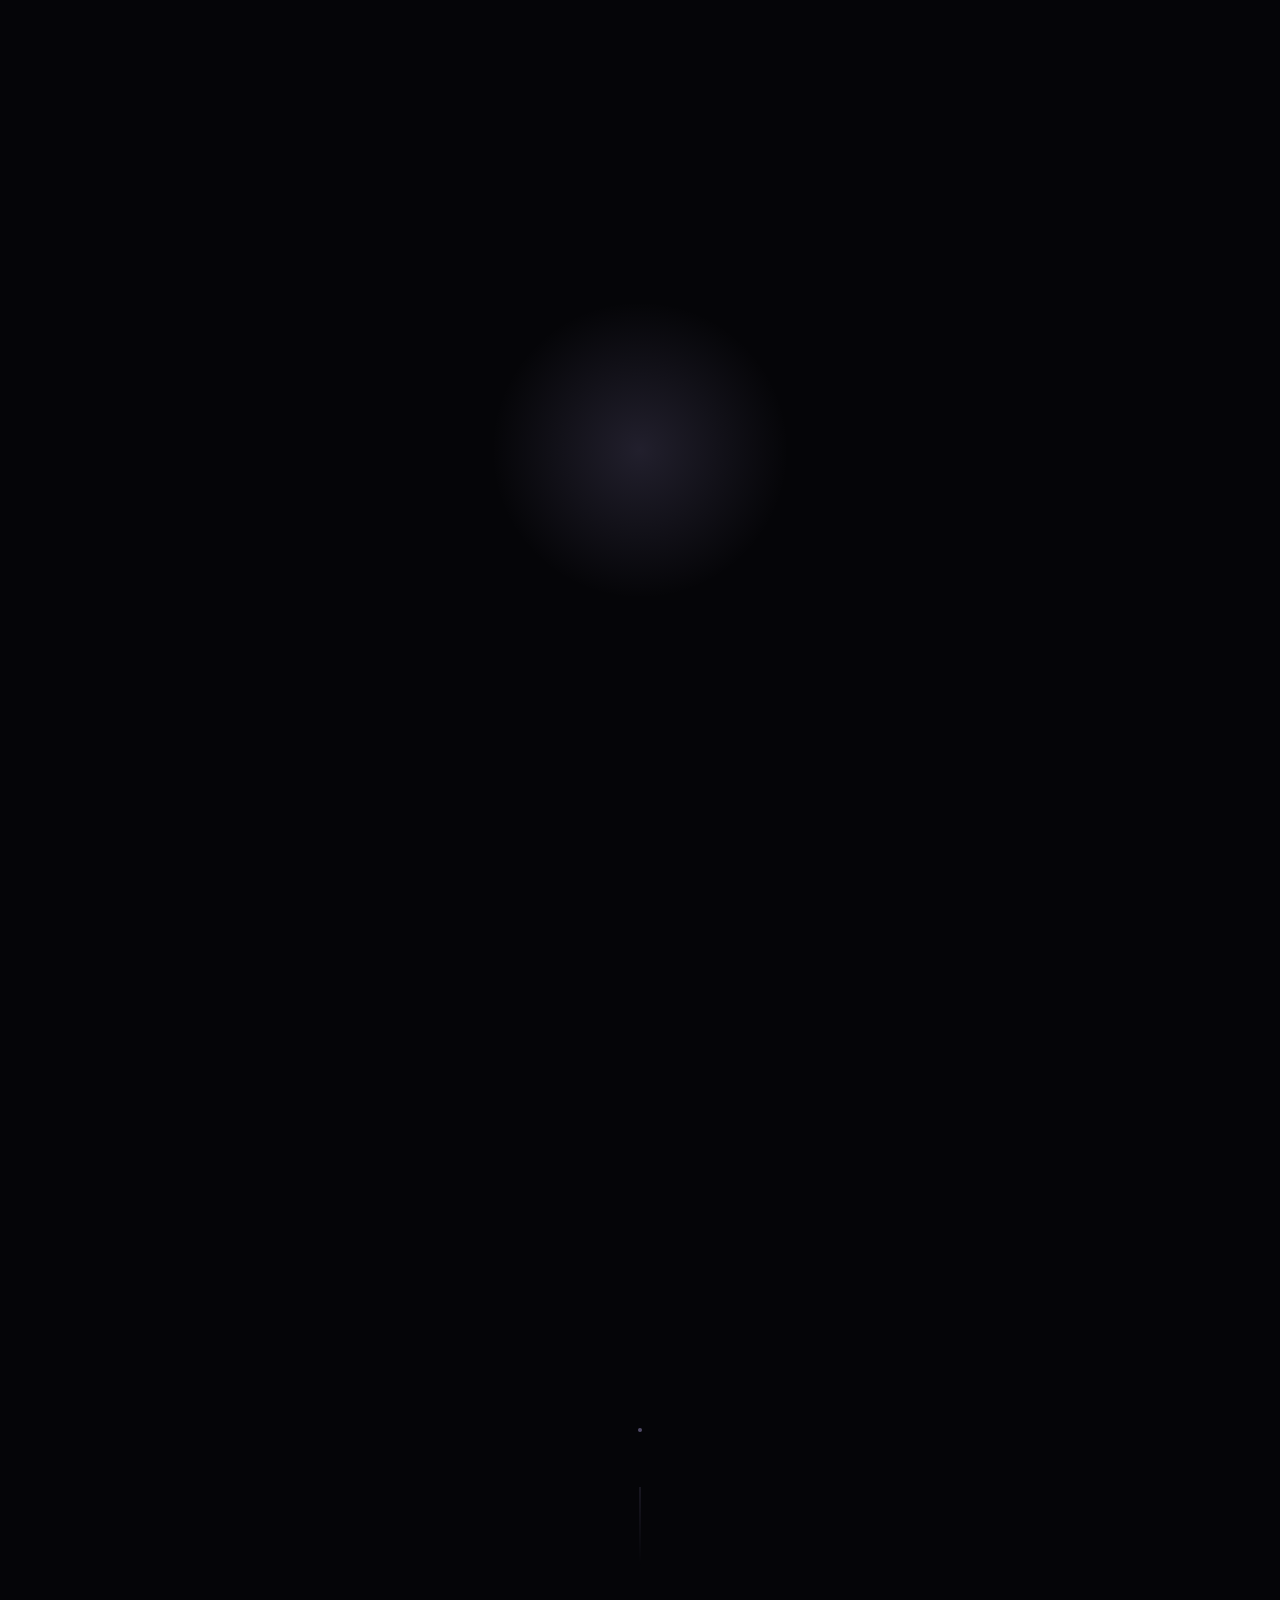
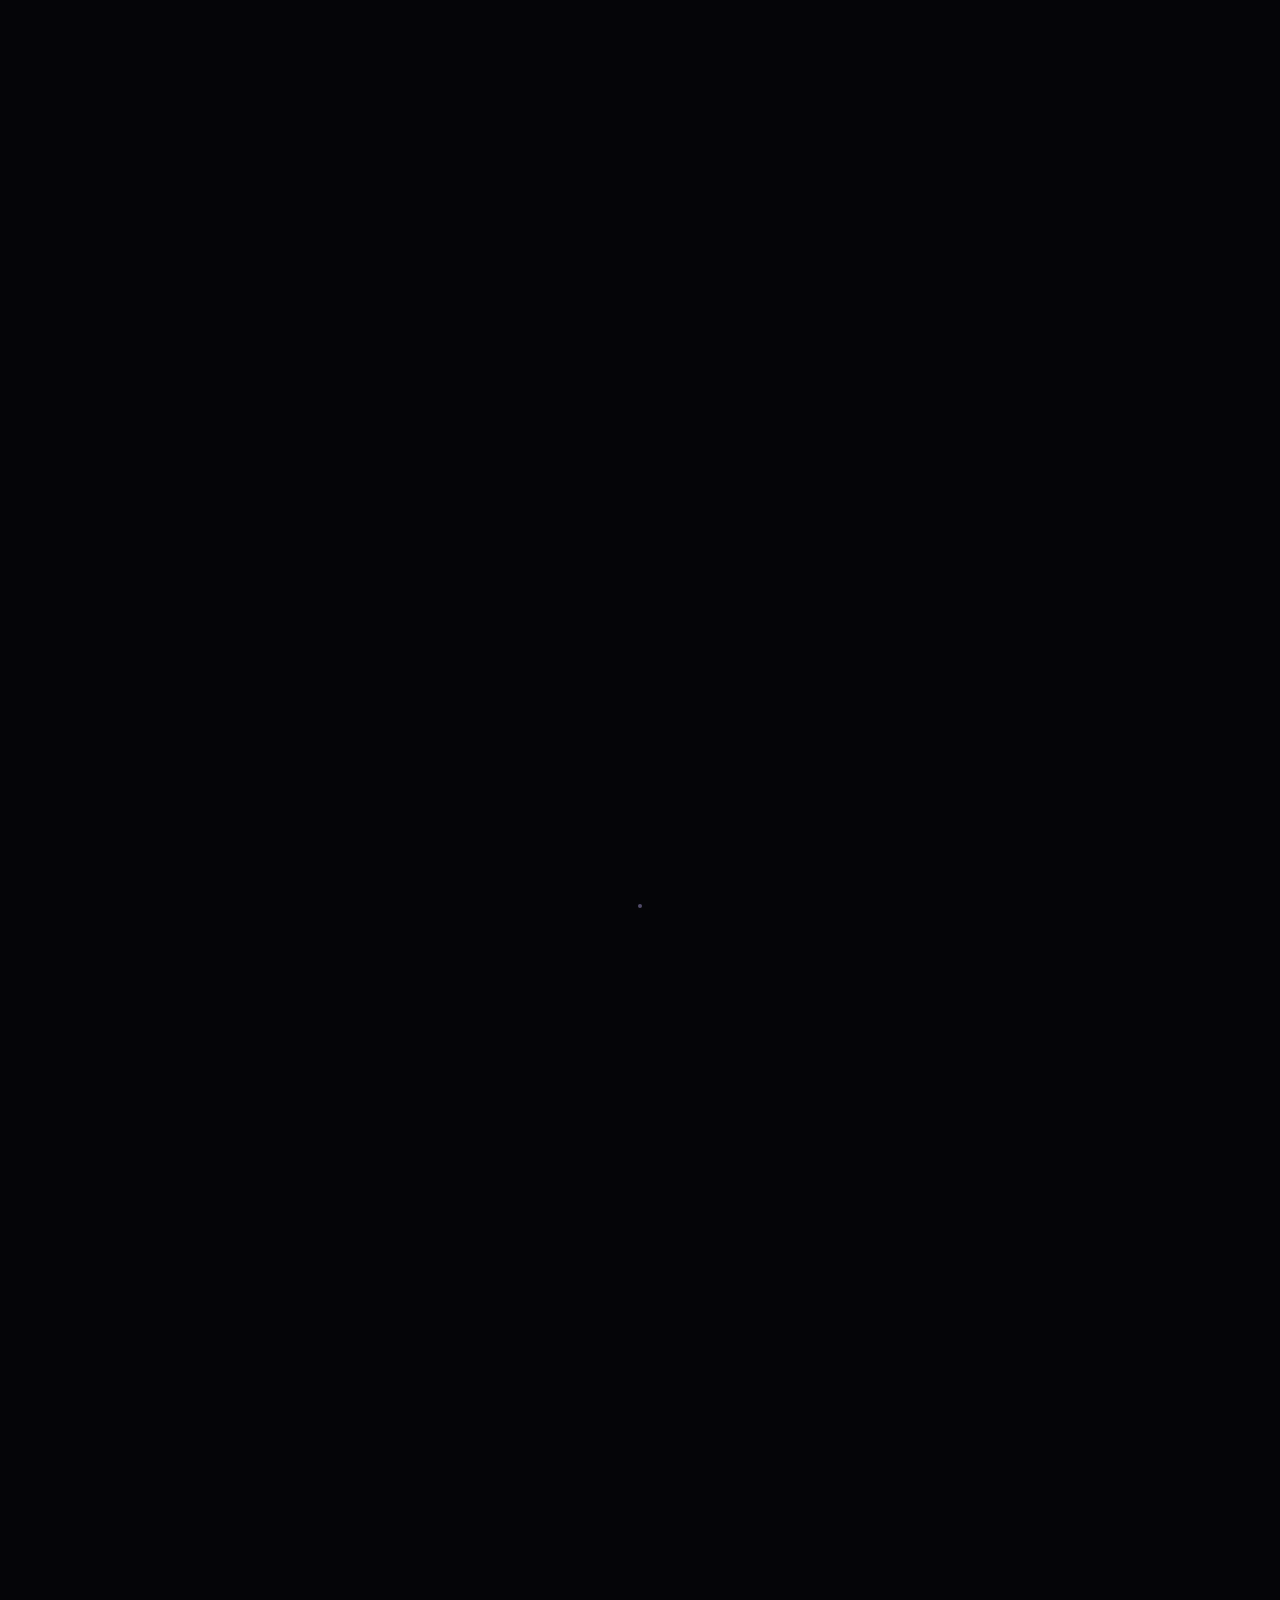
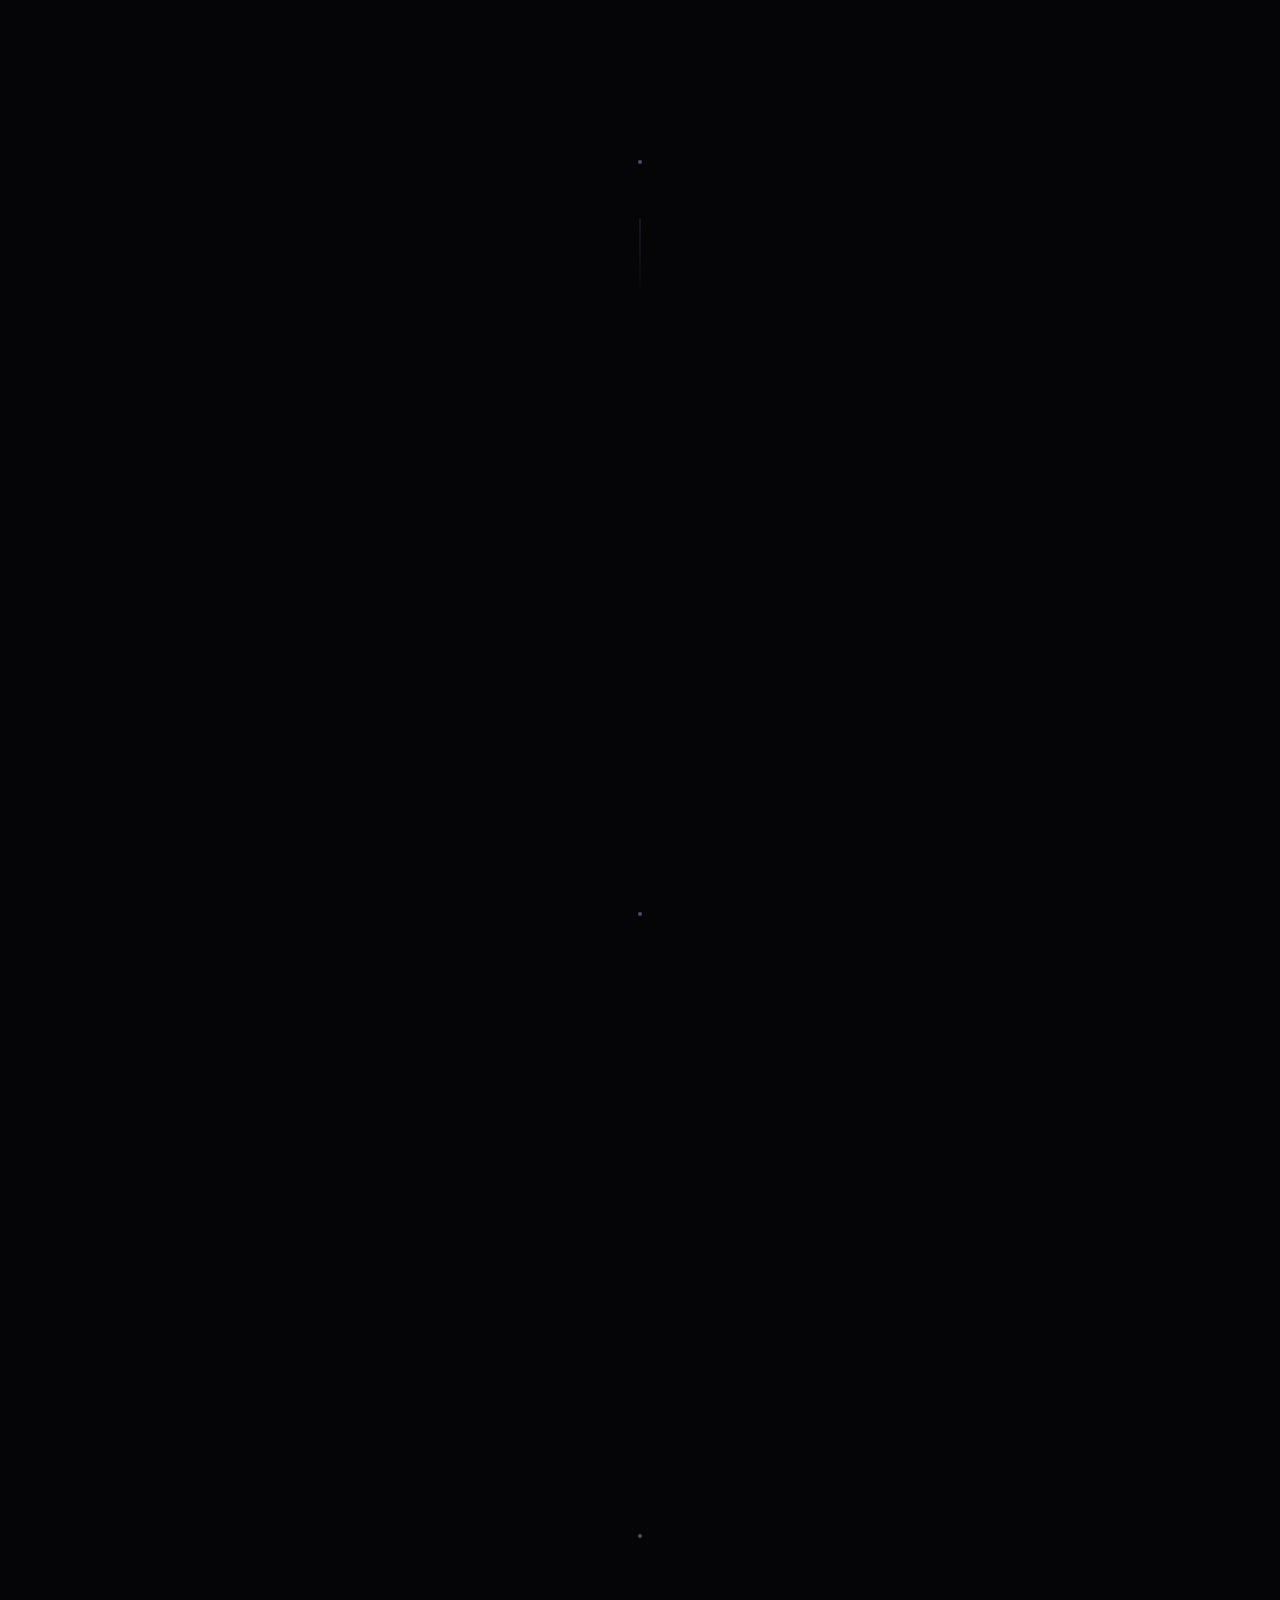
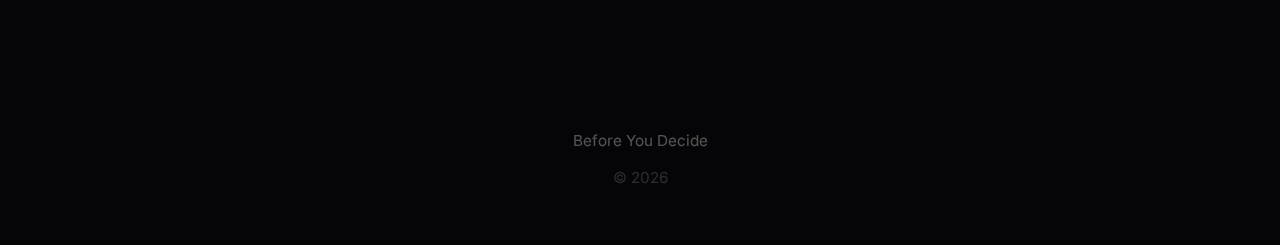
<file: index.html>
<!DOCTYPE html>
<html lang="en">

<head>
    <meta charset="UTF-8">
    <meta name="viewport" content="width=device-width, initial-scale=1.0">
    <meta name="description"
        content="A space to slow down, organise your thoughts, and understand what's influencing your decision — before you choose.">

    <!-- Open Graph / Social Sharing -->
    <meta property="og:type" content="website">
    <meta property="og:title" content="Before You Decide | Clarity Before Choice">
    <meta property="og:description"
        content="A space to slow down, organise your thoughts, and understand what's influencing your decision.">
    <meta property="og:url" content="https://beforeyoudecide.in">
    <meta name="twitter:card" content="summary_large_image">

    <title>Before You Decide | Clarity Before Choice</title>

    <!-- Favicon -->
    <link rel="icon" type="image/svg+xml" href="favicon.svg">

    <!-- Font Preloading -->
    <link rel="preconnect" href="https://fonts.googleapis.com">
    <link rel="preconnect" href="https://fonts.gstatic.com" crossorigin>
    <link rel="preload" as="style"
        href="https://fonts.googleapis.com/css2?family=Playfair+Display:wght@400;500;600&family=Inter:wght@300;400;500&display=swap">
    <link
        href="https://fonts.googleapis.com/css2?family=Playfair+Display:wght@400;500;600&family=Inter:wght@300;400;500&display=swap"
        rel="stylesheet">
    <link rel="stylesheet" href="styles.css">
</head>

<body>
    <!-- Intro Animation -->
    <div class="intro" id="intro">
        <div class="intro-orb"></div>
        <div class="intro-ring"></div>
        <div class="intro-stars" id="introStars"></div>
        <div class="intro-particles" id="introParticles"></div>
        <div class="intro-content">
            <div class="intro-icon">✦</div>
            <div class="intro-subtitle">A space to pause</div>
            <div class="intro-title">Before You Decide</div>
            <div class="intro-line"></div>
            <div class="intro-tagline">Clarity before choice</div>
        </div>
    </div>

    <!-- Cursor Dot (desktop only) -->
    <div class="cursor-dot" id="cursorDot"></div>

    <!-- Cursor Glow Effect -->
    <div class="cursor-glow" id="cursorGlow"></div>

    <!-- Ambient Background -->
    <div class="ambient">
        <div class="ambient-layer ambient-layer-1"></div>
        <div class="ambient-layer ambient-layer-2"></div>
        <div class="ambient-layer ambient-layer-3"></div>
    </div>

    <!-- Floating Stars -->
    <div class="stars" id="stars"></div>

    <!-- Hero Section -->
    <header class="hero">
        <div class="hero-content">
            <h1 class="title">
                <span class="title-word">Before</span>
                <span class="title-word">You</span>
                <span class="title-word">Decide</span>
            </h1>
            <p class="subtitle reveal-text">
                This space helps you slow down, organise your thoughts, and understand what's influencing your decision
                — before you choose.
            </p>
        </div>
        <div class="scroll-line">
            <div class="scroll-dot"></div>
        </div>
    </header>

    <!-- Main Content -->
    <main>
        <!-- Why This Exists -->
        <section class="section" id="why">
            <div class="section-content">
                <h2 class="section-heading reveal-line">Why This Exists</h2>
                <div class="prose">
                    <p class="reveal-line">
                        In India, students are expected to make life-shaping decisions at a very young age — often while
                        feeling <em>overwhelmed</em>, <em>anxious</em>, or <em>unheard</em>.
                    </p>
                    <p class="reveal-line">
                        This project exists because clarity should come before choice.
                    </p>
                    <p class="reveal-line fade">
                        And most students are never given that space.
                    </p>
                </div>
            </div>
            <div class="section-accent"></div>
        </section>

        <!-- How This Helps You -->
        <section class="section section-actions" id="participate">
            <div class="section-content">
                <h2 class="section-heading reveal-line">How This Helps You</h2>
                <div class="actions">
                    <a href="think.html" class="action reveal-line">
                        <span class="action-number">01</span>
                        <div class="action-content">
                            <h3>Think Before You Choose</h3>
                            <p>Helps you separate fear, pressure, and expectations from what you actually want.</p>
                        </div>
                        <span class="action-arrow">→</span>
                    </a>
                    <a href="story.html" class="action reveal-line">
                        <span class="action-number">02</span>
                        <div class="action-content">
                            <h3>Share Your Story</h3>
                            <p>Helps you process your experience and realise others felt the same way.</p>
                        </div>
                        <span class="action-arrow">→</span>
                    </a>
                    <a href="checkin.html" class="action reveal-line">
                        <span class="action-number">03</span>
                        <div class="action-content">
                            <h3>Check In With Yourself</h3>
                            <p>Helps you pause emotionally when everything feels heavy or overwhelming.</p>
                        </div>
                        <span class="action-arrow">→</span>
                    </a>
                </div>
            </div>
        </section>

        <!-- What Happens Section -->
        <section class="section" id="mechanism">
            <div class="section-content">
                <h2 class="section-heading reveal-line">What Happens When You Use This Space?</h2>
                <div class="prose">
                    <p class="reveal-line">
                        Most students don't make bad decisions because they're careless.<br>
                        They make them because they're <em>overwhelmed</em>.
                    </p>
                    <p class="reveal-line">
                        Writing things down slows your thoughts.<br>
                        Naming your fears makes them easier to handle.<br>
                        Seeing others' experiences reduces isolation.
                    </p>
                    <p class="reveal-line">
                        This space doesn't give you answers — it helps you think clearly enough to find your own.
                    </p>
                </div>
            </div>
            <div class="section-accent"></div>
        </section>

        <!-- Ethics & Safety -->
        <section class="section section-safety" id="safety">
            <div class="section-content">
                <h2 class="section-heading reveal-line">Ethics & Safety</h2>
                <div class="prose">
                    <p class="reveal-line">
                        This is not a counselling or medical service.<br>
                        It does not provide professional advice.
                    </p>
                    <p class="reveal-line warning">
                        If you are experiencing severe distress, please reach out to a trusted adult or a local
                        helpline.
                    </p>
                </div>
                <div class="helplines reveal-line">
                    <a href="tel:1800-599-0019" class="helpline">
                        <span class="helpline-name">Kiran</span>
                        <span class="helpline-number">1800-599-0019</span>
                    </a>
                    <span class="helpline-divider">·</span>
                    <a href="tel:91-9820466726" class="helpline">
                        <span class="helpline-name">AASRA</span>
                        <span class="helpline-number">91-9820466726</span>
                    </a>
                </div>
            </div>
        </section>

        <!-- Who's Behind This -->
        <section class="section section-about" id="about">
            <div class="section-content">
                <h2 class="section-heading reveal-line">Who's Behind This</h2>
                <div class="prose">
                    <p class="reveal-line large">
                        This initiative was started by a student who experienced first-hand how emotionally heavy
                        academic decisions can feel.
                    </p>
                    <p class="reveal-line signature">
                        Created to offer clarity without pressure, and space without judgement.
                    </p>
                </div>
            </div>
        </section>
    </main>

    <!-- Footer -->
    <footer class="footer">
        <span>Before You Decide</span>
        <span class="footer-year">© 2025</span>
    </footer>

    <script>
        // Cursor dot and glow - only on desktop
        const cursorDot = document.getElementById('cursorDot');
        const cursorGlow = document.getElementById('cursorGlow');
        const isTouch = window.matchMedia('(pointer: coarse)').matches;

        if (!isTouch) {
            let mouseX = 0, mouseY = 0;
            let dotX = 0, dotY = 0;
            let glowX = 0, glowY = 0;

            document.addEventListener('mousemove', (e) => {
                mouseX = e.clientX;
                mouseY = e.clientY;
            });

            // Smooth cursor animation
            function animateCursor() {
                // Dot follows quickly
                dotX += (mouseX - dotX) * 0.2;
                dotY += (mouseY - dotY) * 0.2;
                cursorDot.style.left = dotX + 'px';
                cursorDot.style.top = dotY + 'px';

                // Glow follows slowly
                glowX += (mouseX - glowX) * 0.08;
                glowY += (mouseY - glowY) * 0.08;
                cursorGlow.style.transform = `translate(${glowX - 200}px, ${glowY - 200}px)`;

                requestAnimationFrame(animateCursor);
            }
            animateCursor();

            // Hover effect on interactive elements
            const hoverables = document.querySelectorAll('a, button');
            hoverables.forEach(el => {
                el.addEventListener('mouseenter', () => cursorDot.classList.add('hovering'));
                el.addEventListener('mouseleave', () => cursorDot.classList.remove('hovering'));
            });
        }

        // Generate stars
        const starsContainer = document.getElementById('stars');
        const starCount = isTouch ? 30 : 50; // Fewer stars on mobile for performance
        for (let i = 0; i < starCount; i++) {
            const star = document.createElement('div');
            star.className = 'star';
            star.style.left = Math.random() * 100 + '%';
            star.style.top = Math.random() * 100 + '%';
            star.style.animationDelay = Math.random() * 5 + 's';
            star.style.animationDuration = (3 + Math.random() * 4) + 's';
            starsContainer.appendChild(star);
        }

        // Reveal animations on scroll
        const observerOptions = {
            threshold: 0.15,
            rootMargin: '0px 0px -50px 0px'
        };

        const observer = new IntersectionObserver((entries) => {
            entries.forEach((entry, index) => {
                if (entry.isIntersecting) {
                    setTimeout(() => {
                        entry.target.classList.add('revealed');
                    }, index * 80);
                }
            });
        }, observerOptions);

        document.querySelectorAll('.reveal-line').forEach(el => observer.observe(el));

        // Hero title animation
        document.querySelectorAll('.title-word').forEach((word, i) => {
            word.style.animationDelay = `${0.2 + i * 0.12}s`;
        });

        // Dynamic copyright year
        document.querySelector('.footer-year').textContent = `© ${new Date().getFullYear()}`;

        // Intro animation
        const intro = document.getElementById('intro');
        const introParticles = document.getElementById('introParticles');

        // Create floating particles
        for (let i = 0; i < 20; i++) {
            const particle = document.createElement('div');
            particle.className = 'intro-particle';
            particle.style.left = Math.random() * 100 + '%';
            particle.style.top = Math.random() * 100 + '%';
            particle.style.animationDelay = (Math.random() * 2) + 's';
            particle.style.animationDuration = (2 + Math.random() * 2) + 's';
            introParticles.appendChild(particle);
        }

        // Create intro stars
        const introStars = document.getElementById('introStars');
        for (let i = 0; i < 30; i++) {
            const star = document.createElement('div');
            star.className = 'intro-star';
            star.style.left = Math.random() * 100 + '%';
            star.style.top = Math.random() * 100 + '%';
            star.style.animationDelay = (0.5 + Math.random() * 2) + 's';
            introStars.appendChild(star);
        }

        setTimeout(() => {
            intro.classList.add('fade-out');
        }, 4500);
        setTimeout(() => {
            intro.style.display = 'none';
        }, 5500);
    </script>
</body>

</html>
</file>
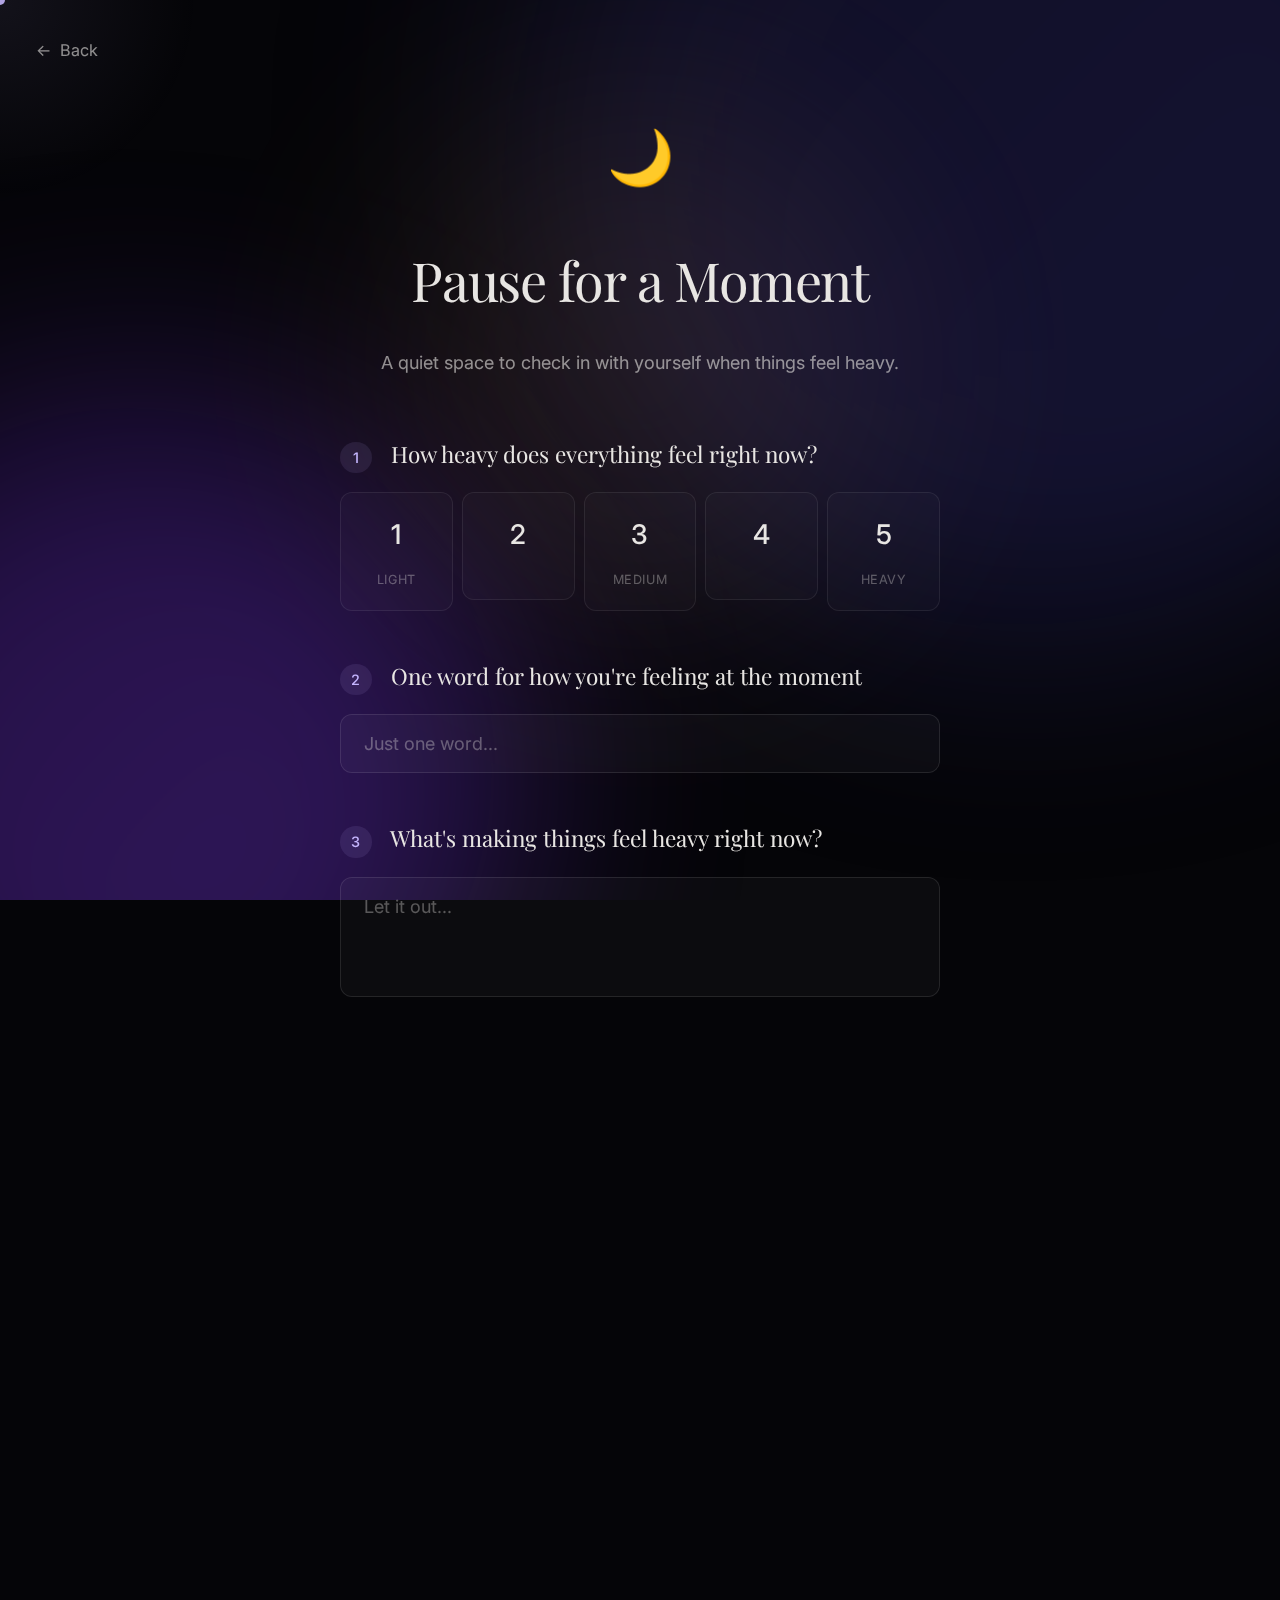
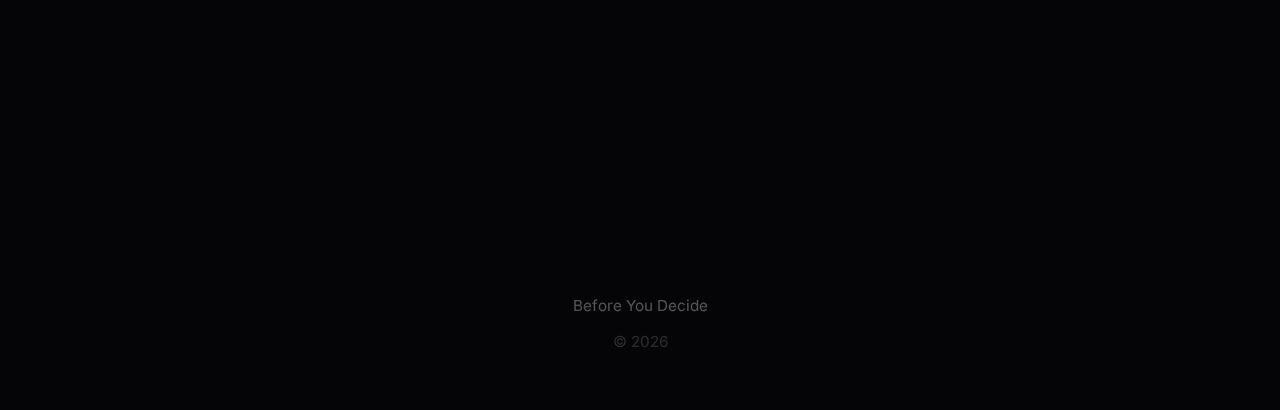
<file: checkin.html>
<!DOCTYPE html>
<html lang="en">

<head>
    <meta charset="UTF-8">
    <meta name="viewport" content="width=device-width, initial-scale=1.0">
    <meta name="description" content="A quiet, private space to pause and reflect before making a decision.">
    <title>Pause for a Moment | Before You Decide</title>
    <link rel="icon" type="image/svg+xml" href="favicon.svg">
    <link rel="preconnect" href="https://fonts.googleapis.com">
    <link rel="preconnect" href="https://fonts.gstatic.com" crossorigin>
    <link
        href="https://fonts.googleapis.com/css2?family=Playfair+Display:wght@400;500;600&family=Inter:wght@300;400;500&display=swap"
        rel="stylesheet">
    <link rel="stylesheet" href="styles.css">
    <style>
        .back-link {
            position: fixed;
            top: 2rem;
            left: 2rem;
            z-index: 100;
            display: flex;
            align-items: center;
            gap: 0.5rem;
            color: var(--text-dim);
            text-decoration: none;
            font-size: 0.9rem;
            transition: all 0.3s ease;
        }

        .back-link:hover {
            color: var(--accent);
            transform: translateX(-5px);
        }

        .form-container {
            min-height: 100vh;
            display: flex;
            flex-direction: column;
            align-items: center;
            padding: 6rem 2rem 4rem;
            position: relative;
            z-index: 10;
        }

        .form-header {
            text-align: center;
            max-width: 600px;
            margin-bottom: 3rem;
        }

        .form-emoji {
            font-size: 3rem;
            margin-bottom: 1.5rem;
            display: block;
            animation: gentle-float 4s ease-in-out infinite;
        }

        @keyframes gentle-float {

            0%,
            100% {
                transform: translateY(0);
            }

            50% {
                transform: translateY(-10px);
            }
        }

        .form-title {
            font-family: var(--font-serif);
            font-size: clamp(2rem, 5vw, 3rem);
            font-weight: 400;
            margin-bottom: 1rem;
            letter-spacing: -0.02em;
        }

        .form-intro {
            color: var(--text-dim);
            font-size: 1rem;
            line-height: 1.8;
        }

        .reflection-form {
            width: 100%;
            max-width: 600px;
            display: flex;
            flex-direction: column;
            gap: 2.5rem;
        }

        .form-group {
            opacity: 0;
            transform: translateY(30px);
            transition: all 0.8s cubic-bezier(0.16, 1, 0.3, 1);
        }

        .form-group.revealed {
            opacity: 1;
            transform: translateY(0);
        }

        .form-label {
            display: block;
            font-family: var(--font-serif);
            font-size: 1.25rem;
            margin-bottom: 1rem;
            color: var(--text);
        }

        .form-number {
            display: inline-flex;
            align-items: center;
            justify-content: center;
            width: 1.75rem;
            height: 1.75rem;
            background: rgba(196, 181, 253, 0.1);
            border-radius: 50%;
            color: var(--accent);
            font-family: var(--font-sans);
            font-size: 0.8rem;
            font-weight: 500;
            margin-right: 0.75rem;
        }

        .optional-tag {
            font-size: 0.8rem;
            color: var(--text-faint);
            font-family: var(--font-sans);
            font-weight: 400;
            margin-left: 0.5rem;
        }

        .input-short,
        .input-long {
            width: 100%;
            background: rgba(255, 255, 255, 0.03);
            border: 1px solid rgba(255, 255, 255, 0.1);
            border-radius: 12px;
            padding: 1rem 1.25rem;
            color: var(--text);
            font-family: var(--font-sans);
            font-size: 1rem;
            transition: all 0.3s ease;
            resize: none;
        }

        .input-short:focus,
        .input-long:focus {
            outline: none;
            border-color: var(--accent);
            background: rgba(196, 181, 253, 0.05);
        }

        .input-short::placeholder,
        .input-long::placeholder {
            color: var(--text-faint);
        }

        .input-long {
            min-height: 120px;
        }

        /* Scale slider */
        .scale-container {
            display: flex;
            flex-direction: column;
            gap: 1rem;
        }

        .scale-options {
            display: flex;
            justify-content: space-between;
            gap: 0.5rem;
        }

        .scale-option {
            flex: 1;
            text-align: center;
            min-width: 60px;
        }

        .scale-option input {
            display: none;
        }

        .scale-option label {
            display: flex;
            flex-direction: column;
            align-items: center;
            gap: 0.5rem;
            padding: 1rem 0.5rem;
            background: rgba(255, 255, 255, 0.02);
            border: 1px solid rgba(255, 255, 255, 0.08);
            border-radius: 12px;
            transition: all 0.3s ease;
            cursor: default;
        }

        .scale-option label:hover {
            background: rgba(196, 181, 253, 0.05);
            border-color: rgba(196, 181, 253, 0.2);
        }

        .scale-option input:checked+label {
            background: rgba(196, 181, 253, 0.15);
            border-color: var(--accent);
        }

        .scale-number {
            font-size: 1.5rem;
            font-weight: 500;
            color: var(--text);
        }

        .scale-text {
            font-size: 0.7rem;
            color: var(--text-faint);
            text-transform: uppercase;
            letter-spacing: 0.05em;
            min-height: 1em;
        }

        .checkbox-group {
            display: flex;
            flex-direction: column;
            gap: 0.75rem;
        }

        .checkbox-item {
            display: flex;
            align-items: center;
            gap: 0.75rem;
            padding: 0.75rem 1rem;
            background: rgba(255, 255, 255, 0.02);
            border: 1px solid rgba(255, 255, 255, 0.08);
            border-radius: 10px;
            transition: all 0.3s ease;
            cursor: default;
        }

        .checkbox-item:hover {
            background: rgba(196, 181, 253, 0.05);
            border-color: rgba(196, 181, 253, 0.2);
        }

        .checkbox-item input {
            display: none;
        }

        .checkbox-item input:checked+.checkbox-custom {
            background: var(--accent);
            border-color: var(--accent);
        }

        .checkbox-item input:checked+.checkbox-custom::after {
            opacity: 1;
        }

        .checkbox-item input:checked~.checkbox-text {
            color: var(--text);
        }

        .checkbox-custom {
            width: 20px;
            height: 20px;
            border: 2px solid rgba(255, 255, 255, 0.2);
            border-radius: 5px;
            position: relative;
            transition: all 0.3s ease;
            flex-shrink: 0;
        }

        .checkbox-custom::after {
            content: '✓';
            position: absolute;
            top: 50%;
            left: 50%;
            transform: translate(-50%, -50%);
            color: var(--bg);
            font-size: 0.75rem;
            font-weight: bold;
            opacity: 0;
            transition: opacity 0.2s ease;
        }

        .checkbox-text {
            color: var(--text-dim);
            font-size: 0.95rem;
            transition: color 0.3s ease;
        }

        .submit-btn {
            width: 100%;
            padding: 1.25rem 2rem;
            background: linear-gradient(135deg, rgba(196, 181, 253, 0.2) 0%, rgba(196, 181, 253, 0.1) 100%);
            border: 1px solid rgba(196, 181, 253, 0.3);
            border-radius: 12px;
            color: var(--accent);
            font-family: var(--font-sans);
            font-size: 1.1rem;
            font-weight: 500;
            cursor: pointer;
            transition: all 0.4s cubic-bezier(0.16, 1, 0.3, 1);
            margin-top: 1rem;
        }

        .submit-btn:hover {
            background: linear-gradient(135deg, rgba(196, 181, 253, 0.3) 0%, rgba(196, 181, 253, 0.15) 100%);
            border-color: rgba(196, 181, 253, 0.5);
            transform: translateY(-2px);
        }

        .submit-btn:disabled {
            opacity: 0.6;
            cursor: not-allowed;
            transform: none;
        }

        .completion-message {
            text-align: center;
            padding: 3rem 2rem;
            margin-top: 2rem;
            background: rgba(255, 255, 255, 0.02);
            border: 1px solid rgba(255, 255, 255, 0.05);
            border-radius: 16px;
            display: none;
            max-width: 600px;
            width: 100%;
        }

        .completion-message.show {
            display: block;
            animation: fadeIn 0.8s ease forwards;
        }

        @keyframes fadeIn {
            from {
                opacity: 0;
                transform: translateY(20px);
            }

            to {
                opacity: 1;
                transform: translateY(0);
            }
        }

        .completion-icon {
            font-size: 2rem;
            margin-bottom: 1.5rem;
        }

        .completion-text {
            font-family: var(--font-serif);
            font-size: 1.15rem;
            color: var(--text);
            line-height: 1.8;
            margin-bottom: 1rem;
        }

        .completion-warning {
            color: var(--accent-warm);
            font-size: 0.9rem;
            line-height: 1.7;
            padding: 1rem;
            background: rgba(252, 211, 77, 0.05);
            border: 1px solid rgba(252, 211, 77, 0.2);
            border-radius: 10px;
            margin-top: 1.5rem;
        }

        @media (max-width: 640px) {
            .back-link {
                top: 1rem;
                left: 1rem;
            }

            .form-container {
                padding: 5rem 1.25rem 3rem;
            }

            .form-emoji {
                font-size: 2.5rem;
            }

            .form-title {
                font-size: 1.75rem;
            }

            .form-label {
                font-size: 1.1rem;
            }

            .checkbox-item {
                padding: 1rem;
            }

            .completion-message {
                padding: 2rem 1.5rem;
            }

            .scale-option label {
                padding: 0.75rem 0.25rem;
            }

            .scale-number {
                font-size: 1.25rem;
            }
        }
    </style>
</head>

<body>
    <div class="cursor-dot" id="cursorDot"></div>
    <div class="cursor-glow" id="cursorGlow"></div>
    <div class="ambient">
        <div class="ambient-layer ambient-layer-1"></div>
        <div class="ambient-layer ambient-layer-2"></div>
        <div class="ambient-layer ambient-layer-3"></div>
    </div>
    <div class="stars" id="stars"></div>

    <a href="index.html" class="back-link"><span>←</span><span>Back</span></a>

    <main class="form-container">
        <header class="form-header">
            <span class="form-emoji">🌙</span>
            <h1 class="form-title">Pause for a Moment</h1>
            <p class="form-intro">
                A quiet space to check in with yourself when things feel heavy.
            </p>
        </header>

        <form class="reflection-form" id="checkinForm">
            <div class="form-group">
                <label class="form-label">
                    <span class="form-number">1</span>
                    How heavy does everything feel right now?
                </label>
                <div class="scale-container">
                    <div class="scale-options">
                        <div class="scale-option">
                            <input type="radio" name="heaviness" id="scale1" value="1" required>
                            <label for="scale1">
                                <span class="scale-number">1</span>
                                <span class="scale-text">Light</span>
                            </label>
                        </div>
                        <div class="scale-option">
                            <input type="radio" name="heaviness" id="scale2" value="2">
                            <label for="scale2">
                                <span class="scale-number">2</span>
                                <span class="scale-text"></span>
                            </label>
                        </div>
                        <div class="scale-option">
                            <input type="radio" name="heaviness" id="scale3" value="3">
                            <label for="scale3">
                                <span class="scale-number">3</span>
                                <span class="scale-text">Medium</span>
                            </label>
                        </div>
                        <div class="scale-option">
                            <input type="radio" name="heaviness" id="scale4" value="4">
                            <label for="scale4">
                                <span class="scale-number">4</span>
                                <span class="scale-text"></span>
                            </label>
                        </div>
                        <div class="scale-option">
                            <input type="radio" name="heaviness" id="scale5" value="5">
                            <label for="scale5">
                                <span class="scale-number">5</span>
                                <span class="scale-text">Heavy</span>
                            </label>
                        </div>
                    </div>
                </div>
            </div>

            <div class="form-group">
                <label class="form-label">
                    <span class="form-number">2</span>
                    One word for how you're feeling at the moment
                </label>
                <input type="text" class="input-short" id="q2" placeholder="Just one word..." required>
            </div>

            <div class="form-group">
                <label class="form-label">
                    <span class="form-number">3</span>
                    What's making things feel heavy right now?
                </label>
                <textarea class="input-long" id="q3" placeholder="Let it out..." required></textarea>
            </div>

            <div class="form-group">
                <label class="form-label">
                    <span class="form-number">4</span>
                    Do you feel like writing this out helped you pause a little?
                </label>
                <div class="checkbox-group">
                    <label class="checkbox-item">
                        <input type="radio" name="helped" value="Yes" required>
                        <span class="checkbox-custom"></span>
                        <span class="checkbox-text">Yes</span>
                    </label>
                    <label class="checkbox-item">
                        <input type="radio" name="helped" value="Not sure">
                        <span class="checkbox-custom"></span>
                        <span class="checkbox-text">Not sure</span>
                    </label>
                    <label class="checkbox-item">
                        <input type="radio" name="helped" value="No">
                        <span class="checkbox-custom"></span>
                        <span class="checkbox-text">No</span>
                    </label>
                </div>
            </div>

            <div class="form-group">
                <label class="form-label">
                    <span class="form-number">5</span>
                    Is there anything else you want to get off your chest?
                    <span class="optional-tag">(Optional)</span>
                </label>
                <textarea class="input-long" id="q5" placeholder="This space is for you..."></textarea>
            </div>

            <div class="form-group">
                <button type="submit" class="submit-btn" id="submitBtn">I've Paused</button>
            </div>
        </form>

        <div class="completion-message" id="completionMessage">
            <div class="completion-icon">🌿</div>
            <p class="completion-text">
                Thank you for taking this pause.<br>
                Even a short moment of reflection can help.
            </p>
            <div class="completion-warning">
                <strong>This is not a medical or counselling service.</strong><br>
                If you are feeling unsafe or overwhelmed, please reach out to a trusted adult or a local helpline.
            </div>
        </div>
    </main>

    <footer class="footer">
        <span>Before You Decide</span>
        <span class="footer-year">© 2025</span>
    </footer>

    <script>
        const GOOGLE_SCRIPT_URL = 'https://script.google.com/macros/s/AKfycbxJ0cBjmHmCPgHtaTWirgjYLSmZaJ8XgthooDz-k0XRE2KT6n_wV_3j5kAe7jOpe1GE/exec';

        const form = document.getElementById('checkinForm');
        const submitBtn = document.getElementById('submitBtn');
        const completionMessage = document.getElementById('completionMessage');

        form.addEventListener('submit', async (e) => {
            e.preventDefault();

            const heavinessInput = document.querySelector('input[name="heaviness"]:checked');
            const helpedInput = document.querySelector('input[name="helped"]:checked');

            const formData = {
                formType: 'checkin',
                timestamp: new Date().toLocaleString('en-IN', { timeZone: 'Asia/Kolkata' }),
                heaviness: heavinessInput ? heavinessInput.value : '',
                oneWord: document.getElementById('q2').value,
                whatsHeavy: document.getElementById('q3').value,
                helped: helpedInput ? helpedInput.value : '',
                anythingElse: document.getElementById('q5').value || 'Not provided'
            };

            submitBtn.textContent = 'Submitting...';
            submitBtn.disabled = true;

            try {
                await fetch(GOOGLE_SCRIPT_URL, {
                    method: 'POST',
                    mode: 'no-cors',
                    headers: { 'Content-Type': 'application/json' },
                    body: JSON.stringify(formData)
                });

                submitBtn.textContent = '✓ Done';
                form.style.display = 'none';
                completionMessage.classList.add('show');
                completionMessage.scrollIntoView({ behavior: 'smooth', block: 'center' });
            } catch (error) {
                console.error('Error:', error);
                submitBtn.textContent = 'Try Again';
                submitBtn.disabled = false;
            }
        });

        // Cursor, stars, reveal animations
        const cursorDot = document.getElementById('cursorDot');
        const cursorGlow = document.getElementById('cursorGlow');
        const isTouch = window.matchMedia('(pointer: coarse)').matches;

        if (!isTouch) {
            let mouseX = 0, mouseY = 0, dotX = 0, dotY = 0, glowX = 0, glowY = 0;
            document.addEventListener('mousemove', (e) => { mouseX = e.clientX; mouseY = e.clientY; });
            function animateCursor() {
                dotX += (mouseX - dotX) * 0.2; dotY += (mouseY - dotY) * 0.2;
                cursorDot.style.left = dotX + 'px'; cursorDot.style.top = dotY + 'px';
                glowX += (mouseX - glowX) * 0.08; glowY += (mouseY - glowY) * 0.08;
                cursorGlow.style.transform = `translate(${glowX - 200}px, ${glowY - 200}px)`;
                requestAnimationFrame(animateCursor);
            }
            animateCursor();
            document.querySelectorAll('a, button, .checkbox-item, .scale-option label, input, textarea').forEach(el => {
                el.addEventListener('mouseenter', () => cursorDot.classList.add('hovering'));
                el.addEventListener('mouseleave', () => cursorDot.classList.remove('hovering'));
            });
        }

        const starsContainer = document.getElementById('stars');
        for (let i = 0; i < (isTouch ? 30 : 50); i++) {
            const star = document.createElement('div');
            star.className = 'star';
            star.style.left = Math.random() * 100 + '%';
            star.style.top = Math.random() * 100 + '%';
            star.style.animationDelay = Math.random() * 5 + 's';
            star.style.animationDuration = (3 + Math.random() * 4) + 's';
            starsContainer.appendChild(star);
        }

        const observer = new IntersectionObserver((entries) => {
            entries.forEach((entry, i) => {
                if (entry.isIntersecting) setTimeout(() => entry.target.classList.add('revealed'), i * 100);
            });
        }, { threshold: 0.1, rootMargin: '0px 0px -30px 0px' });
        document.querySelectorAll('.form-group').forEach(el => observer.observe(el));

        // Dynamic copyright year
        document.querySelector('.footer-year').textContent = `© ${new Date().getFullYear()}`;
    </script>
</body>

</html>
</file>
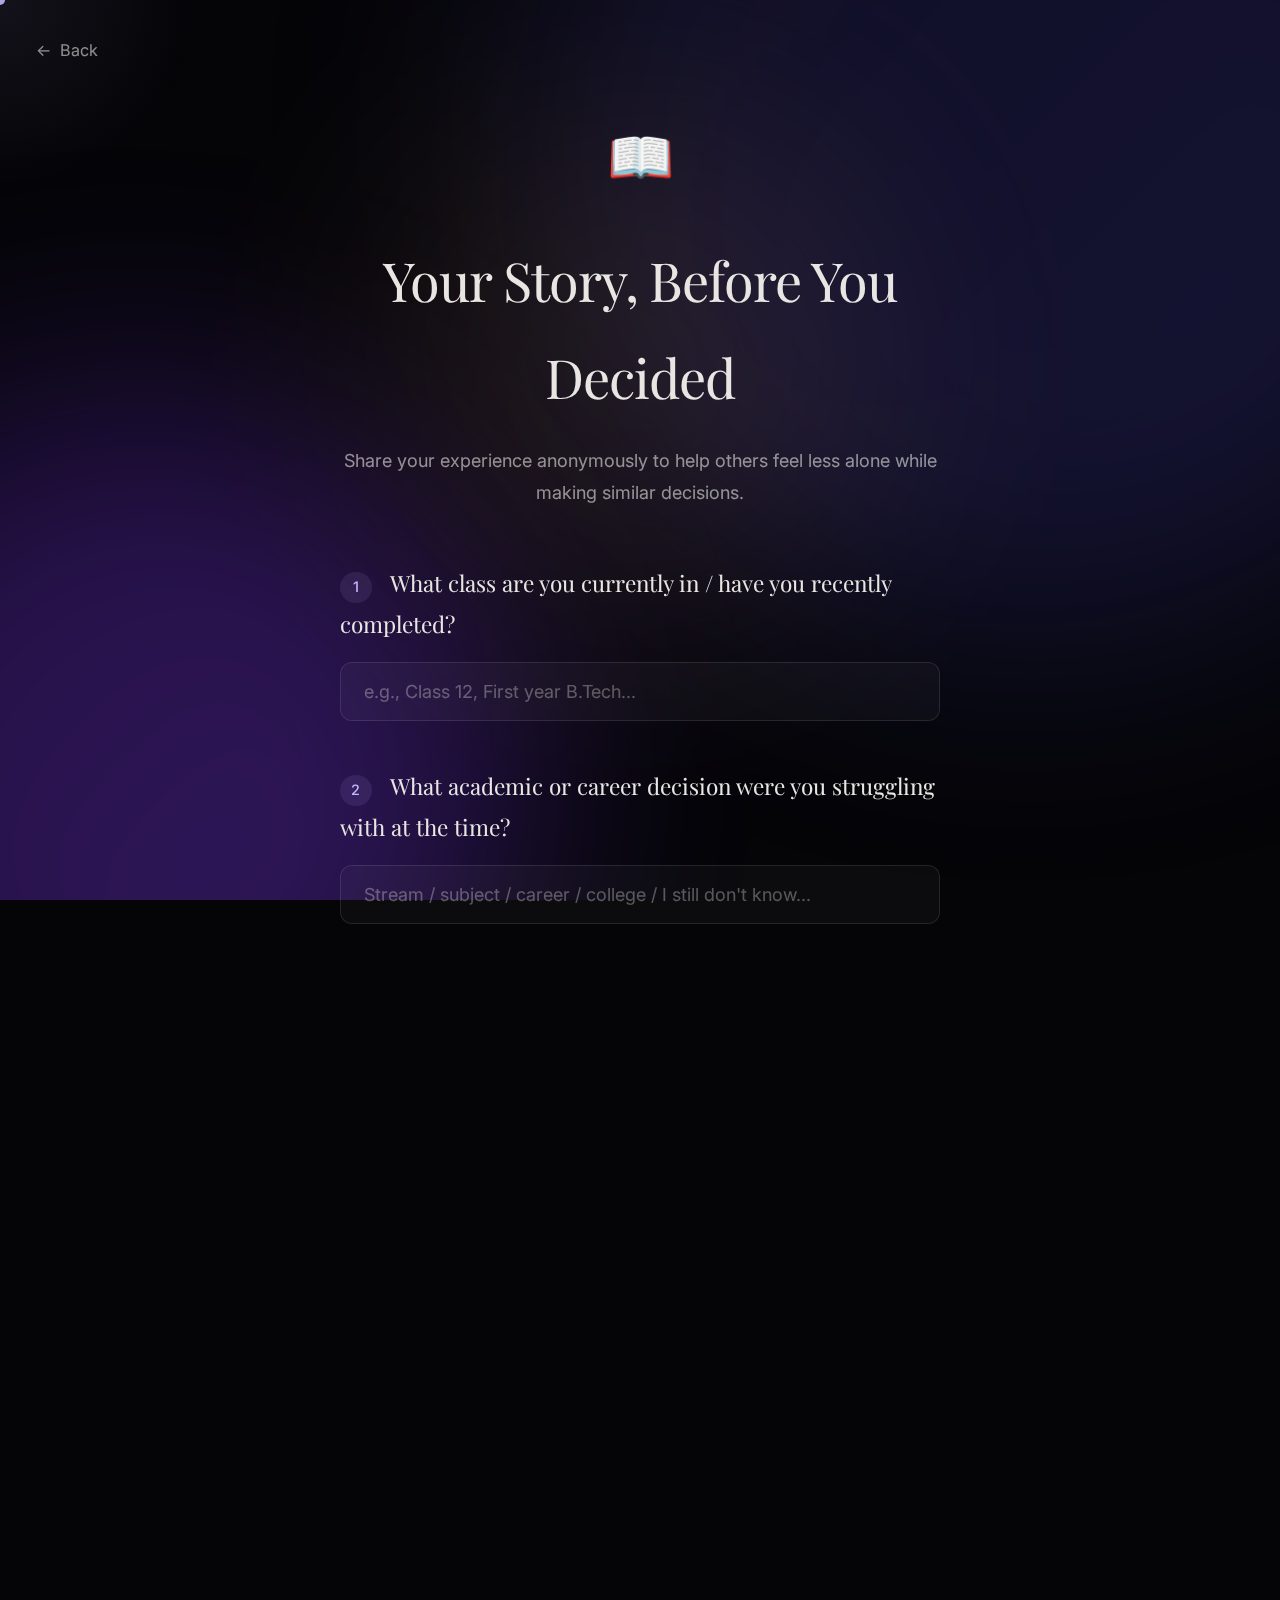
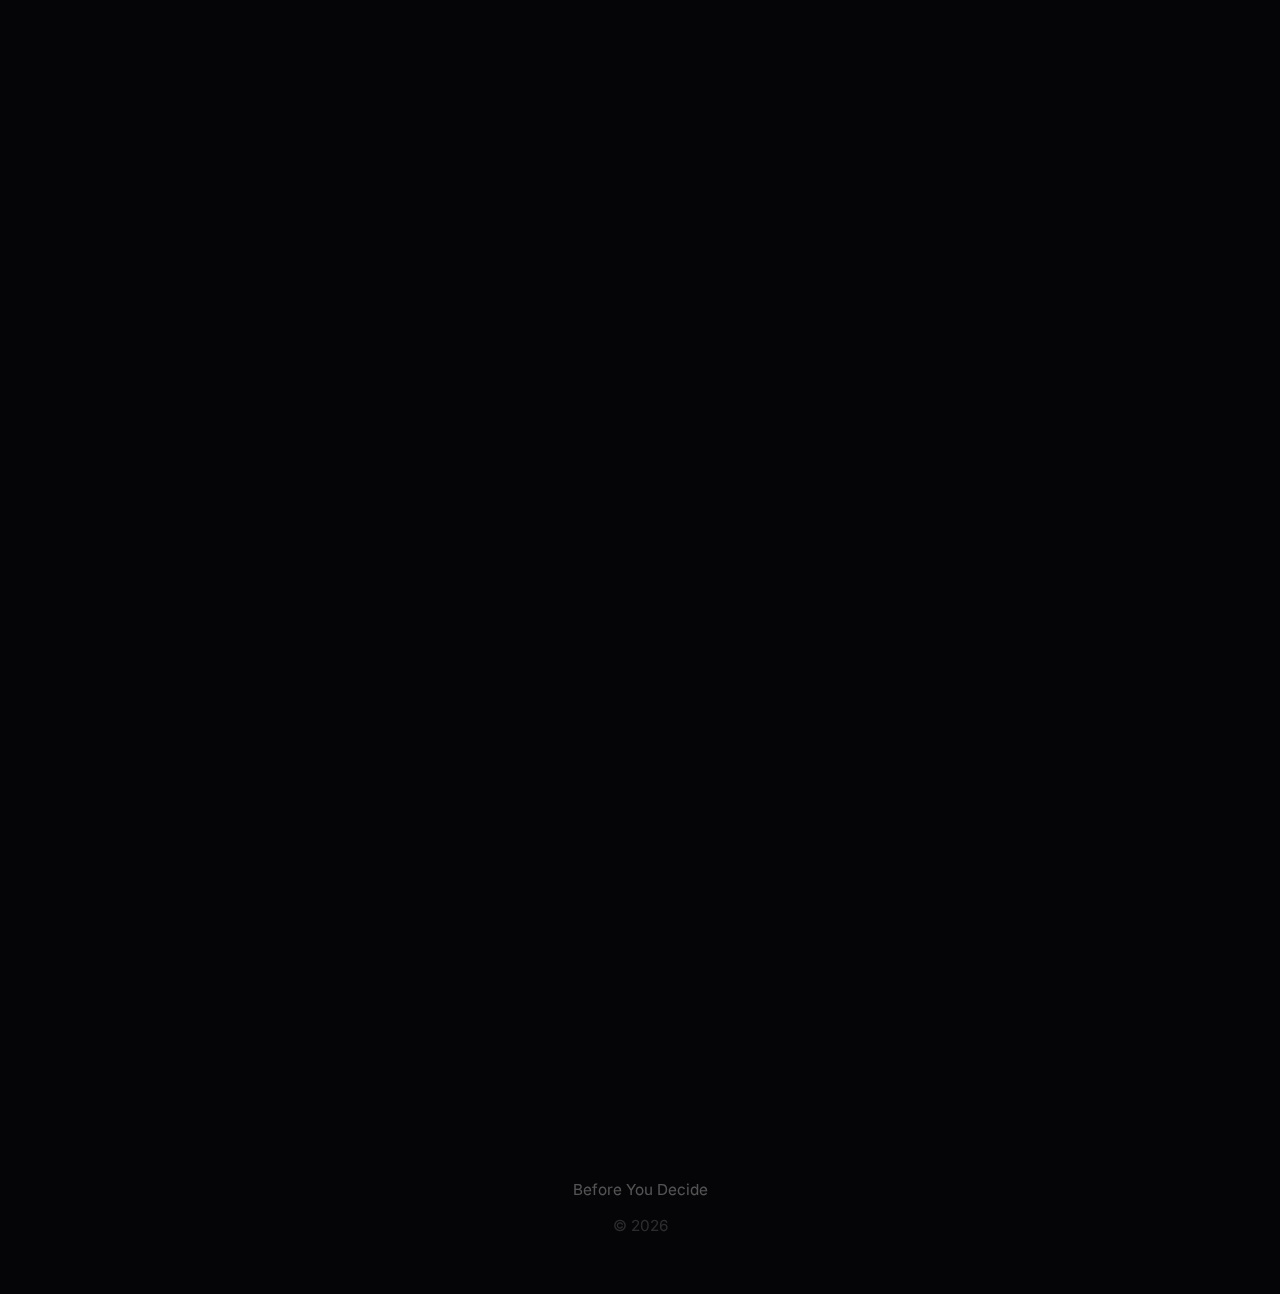
<file: story.html>
<!DOCTYPE html>
<html lang="en">

<head>
    <meta charset="UTF-8">
    <meta name="viewport" content="width=device-width, initial-scale=1.0">
    <meta name="description" content="Share your story to help others feel less alone while making similar decisions.">
    <title>Your Story, Before You Decided | Before You Decide</title>
    <link rel="icon" type="image/svg+xml" href="favicon.svg">
    <link rel="preconnect" href="https://fonts.googleapis.com">
    <link rel="preconnect" href="https://fonts.gstatic.com" crossorigin>
    <link
        href="https://fonts.googleapis.com/css2?family=Playfair+Display:wght@400;500;600&family=Inter:wght@300;400;500&display=swap"
        rel="stylesheet">
    <link rel="stylesheet" href="styles.css">
    <style>
        .back-link {
            position: fixed;
            top: 2rem;
            left: 2rem;
            z-index: 100;
            display: flex;
            align-items: center;
            gap: 0.5rem;
            color: var(--text-dim);
            text-decoration: none;
            font-size: 0.9rem;
            transition: all 0.3s ease;
        }

        .back-link:hover {
            color: var(--accent);
            transform: translateX(-5px);
        }

        .form-container {
            min-height: 100vh;
            display: flex;
            flex-direction: column;
            align-items: center;
            padding: 6rem 2rem 4rem;
            position: relative;
            z-index: 10;
        }

        .form-header {
            text-align: center;
            max-width: 600px;
            margin-bottom: 3rem;
        }

        .form-emoji {
            font-size: 3rem;
            margin-bottom: 1.5rem;
            display: block;
            animation: gentle-float 4s ease-in-out infinite;
        }

        @keyframes gentle-float {

            0%,
            100% {
                transform: translateY(0);
            }

            50% {
                transform: translateY(-10px);
            }
        }

        .form-title {
            font-family: var(--font-serif);
            font-size: clamp(2rem, 5vw, 3rem);
            font-weight: 400;
            margin-bottom: 1rem;
            letter-spacing: -0.02em;
        }

        .form-intro {
            color: var(--text-dim);
            font-size: 1rem;
            line-height: 1.8;
        }

        .reflection-form {
            width: 100%;
            max-width: 600px;
            display: flex;
            flex-direction: column;
            gap: 2.5rem;
        }

        .form-group {
            opacity: 0;
            transform: translateY(30px);
            transition: all 0.8s cubic-bezier(0.16, 1, 0.3, 1);
        }

        .form-group.revealed {
            opacity: 1;
            transform: translateY(0);
        }

        .form-label {
            display: block;
            font-family: var(--font-serif);
            font-size: 1.25rem;
            margin-bottom: 1rem;
            color: var(--text);
        }

        .form-number {
            display: inline-flex;
            align-items: center;
            justify-content: center;
            width: 1.75rem;
            height: 1.75rem;
            background: rgba(196, 181, 253, 0.1);
            border-radius: 50%;
            color: var(--accent);
            font-family: var(--font-sans);
            font-size: 0.8rem;
            font-weight: 500;
            margin-right: 0.75rem;
        }

        .optional-tag {
            font-size: 0.8rem;
            color: var(--text-faint);
            font-family: var(--font-sans);
            font-weight: 400;
            margin-left: 0.5rem;
        }

        .input-short,
        .input-long {
            width: 100%;
            background: rgba(255, 255, 255, 0.03);
            border: 1px solid rgba(255, 255, 255, 0.1);
            border-radius: 12px;
            padding: 1rem 1.25rem;
            color: var(--text);
            font-family: var(--font-sans);
            font-size: 1rem;
            transition: all 0.3s ease;
            resize: none;
        }

        .input-short:focus,
        .input-long:focus {
            outline: none;
            border-color: var(--accent);
            background: rgba(196, 181, 253, 0.05);
        }

        .input-short::placeholder,
        .input-long::placeholder {
            color: var(--text-faint);
        }

        .input-long {
            min-height: 120px;
        }

        .checkbox-group {
            display: flex;
            flex-direction: column;
            gap: 0.75rem;
        }

        .checkbox-item {
            display: flex;
            align-items: center;
            gap: 0.75rem;
            padding: 0.75rem 1rem;
            background: rgba(255, 255, 255, 0.02);
            border: 1px solid rgba(255, 255, 255, 0.08);
            border-radius: 10px;
            transition: all 0.3s ease;
            cursor: default;
        }

        .checkbox-item:hover {
            background: rgba(196, 181, 253, 0.05);
            border-color: rgba(196, 181, 253, 0.2);
        }

        .checkbox-item input {
            display: none;
        }

        .checkbox-item input:checked+.checkbox-custom {
            background: var(--accent);
            border-color: var(--accent);
        }

        .checkbox-item input:checked+.checkbox-custom::after {
            opacity: 1;
        }

        .checkbox-item input:checked~.checkbox-text {
            color: var(--text);
        }

        .checkbox-custom {
            width: 20px;
            height: 20px;
            border: 2px solid rgba(255, 255, 255, 0.2);
            border-radius: 5px;
            position: relative;
            transition: all 0.3s ease;
            flex-shrink: 0;
        }

        .checkbox-custom::after {
            content: '✓';
            position: absolute;
            top: 50%;
            left: 50%;
            transform: translate(-50%, -50%);
            color: var(--bg);
            font-size: 0.75rem;
            font-weight: bold;
            opacity: 0;
            transition: opacity 0.2s ease;
        }

        .checkbox-text {
            color: var(--text-dim);
            font-size: 0.95rem;
            transition: color 0.3s ease;
        }

        .submit-btn {
            width: 100%;
            padding: 1.25rem 2rem;
            background: linear-gradient(135deg, rgba(196, 181, 253, 0.2) 0%, rgba(196, 181, 253, 0.1) 100%);
            border: 1px solid rgba(196, 181, 253, 0.3);
            border-radius: 12px;
            color: var(--accent);
            font-family: var(--font-sans);
            font-size: 1.1rem;
            font-weight: 500;
            cursor: pointer;
            transition: all 0.4s cubic-bezier(0.16, 1, 0.3, 1);
            margin-top: 1rem;
        }

        .submit-btn:hover {
            background: linear-gradient(135deg, rgba(196, 181, 253, 0.3) 0%, rgba(196, 181, 253, 0.15) 100%);
            border-color: rgba(196, 181, 253, 0.5);
            transform: translateY(-2px);
        }

        .submit-btn:disabled {
            opacity: 0.6;
            cursor: not-allowed;
            transform: none;
        }

        .completion-message {
            text-align: center;
            padding: 3rem 2rem;
            margin-top: 2rem;
            background: rgba(255, 255, 255, 0.02);
            border: 1px solid rgba(255, 255, 255, 0.05);
            border-radius: 16px;
            display: none;
            max-width: 600px;
            width: 100%;
        }

        .completion-message.show {
            display: block;
            animation: fadeIn 0.8s ease forwards;
        }

        @keyframes fadeIn {
            from {
                opacity: 0;
                transform: translateY(20px);
            }

            to {
                opacity: 1;
                transform: translateY(0);
            }
        }

        .completion-icon {
            font-size: 2rem;
            margin-bottom: 1.5rem;
        }

        .completion-text {
            font-family: var(--font-serif);
            font-size: 1.25rem;
            color: var(--text);
            line-height: 1.8;
            margin-bottom: 0.5rem;
        }

        .completion-subtext {
            color: var(--accent);
            font-size: 1rem;
            font-style: italic;
        }

        @media (max-width: 640px) {
            .back-link {
                top: 1rem;
                left: 1rem;
            }

            .form-container {
                padding: 5rem 1.25rem 3rem;
            }

            .form-emoji {
                font-size: 2.5rem;
            }

            .form-title {
                font-size: 1.75rem;
            }

            .form-label {
                font-size: 1.1rem;
            }

            .checkbox-item {
                padding: 1rem;
            }

            .completion-message {
                padding: 2rem 1.5rem;
            }
        }
    </style>
</head>

<body>
    <div class="cursor-dot" id="cursorDot"></div>
    <div class="cursor-glow" id="cursorGlow"></div>
    <div class="ambient">
        <div class="ambient-layer ambient-layer-1"></div>
        <div class="ambient-layer ambient-layer-2"></div>
        <div class="ambient-layer ambient-layer-3"></div>
    </div>
    <div class="stars" id="stars"></div>

    <a href="index.html" class="back-link"><span>←</span><span>Back</span></a>

    <main class="form-container">
        <header class="form-header">
            <span class="form-emoji">📖</span>
            <h1 class="form-title">Your Story, Before You Decided</h1>
            <p class="form-intro">
                Share your experience anonymously to help others feel less alone while making similar decisions.
            </p>
        </header>

        <form class="reflection-form" id="storyForm">
            <div class="form-group">
                <label class="form-label">
                    <span class="form-number">1</span>
                    What class are you currently in / have you recently completed?
                </label>
                <input type="text" class="input-short" id="q1" placeholder="e.g., Class 12, First year B.Tech..."
                    required>
            </div>

            <div class="form-group">
                <label class="form-label">
                    <span class="form-number">2</span>
                    What academic or career decision were you struggling with at the time?
                </label>
                <input type="text" class="input-short" id="q2"
                    placeholder="Stream / subject / career / college / I still don't know..." required>
            </div>

            <div class="form-group">
                <label class="form-label">
                    <span class="form-number">3</span>
                    What kind of pressure did you feel the most while making this decision?
                </label>
                <div class="checkbox-group">
                    <label class="checkbox-item">
                        <input type="checkbox" name="pressure" value="Parents">
                        <span class="checkbox-custom"></span>
                        <span class="checkbox-text">Parents</span>
                    </label>
                    <label class="checkbox-item">
                        <input type="checkbox" name="pressure" value="Marks">
                        <span class="checkbox-custom"></span>
                        <span class="checkbox-text">Marks</span>
                    </label>
                    <label class="checkbox-item">
                        <input type="checkbox" name="pressure" value="Teachers">
                        <span class="checkbox-custom"></span>
                        <span class="checkbox-text">Teachers</span>
                    </label>
                    <label class="checkbox-item">
                        <input type="checkbox" name="pressure" value="Society">
                        <span class="checkbox-custom"></span>
                        <span class="checkbox-text">Society</span>
                    </label>
                    <label class="checkbox-item">
                        <input type="checkbox" name="pressure" value="Myself">
                        <span class="checkbox-custom"></span>
                        <span class="checkbox-text">Myself</span>
                    </label>
                    <label class="checkbox-item">
                        <input type="checkbox" name="pressure" value="Something else">
                        <span class="checkbox-custom"></span>
                        <span class="checkbox-text">Something else</span>
                    </label>
                </div>
            </div>

            <div class="form-group">
                <label class="form-label">
                    <span class="form-number">4</span>
                    What did nobody ask you — but you wish they had?
                </label>
                <textarea class="input-long" id="q4" placeholder="Take your time..." required></textarea>
            </div>

            <div class="form-group">
                <label class="form-label">
                    <span class="form-number">5</span>
                    How were you actually feeling during that time?
                </label>
                <input type="text" class="input-short" id="q5"
                    placeholder="Anxious / scared / numb / hopeful / lost / angry — or your own words" required>
            </div>

            <div class="form-group">
                <label class="form-label">
                    <span class="form-number">6</span>
                    What do you know now that you wish you knew earlier?
                    <span class="optional-tag">(Optional)</span>
                </label>
                <textarea class="input-long" id="q6" placeholder="Share if you'd like..."></textarea>
            </div>

            <div class="form-group">
                <label class="form-label">
                    <span class="form-number">7</span>
                    Can your story be shared anonymously to help other students?
                </label>
                <div class="checkbox-group">
                    <label class="checkbox-item">
                        <input type="radio" name="share" value="Yes" required>
                        <span class="checkbox-custom"></span>
                        <span class="checkbox-text">Yes</span>
                    </label>
                    <label class="checkbox-item">
                        <input type="radio" name="share" value="Yes, but edited">
                        <span class="checkbox-custom"></span>
                        <span class="checkbox-text">Yes, but edited</span>
                    </label>
                    <label class="checkbox-item">
                        <input type="radio" name="share" value="No">
                        <span class="checkbox-custom"></span>
                        <span class="checkbox-text">No</span>
                    </label>
                </div>
            </div>

            <div class="form-group">
                <button type="submit" class="submit-btn" id="submitBtn">Share My Story</button>
            </div>
        </form>

        <div class="completion-message" id="completionMessage">
            <div class="completion-icon">💜</div>
            <p class="completion-text">Thank you for sharing.</p>
            <p class="completion-subtext">Your story might help someone feel less alone.</p>
        </div>
    </main>

    <footer class="footer">
        <span>Before You Decide</span>
        <span class="footer-year">© 2025</span>
    </footer>

    <script>
        const GOOGLE_SCRIPT_URL = 'https://script.google.com/macros/s/AKfycbxJ0cBjmHmCPgHtaTWirgjYLSmZaJ8XgthooDz-k0XRE2KT6n_wV_3j5kAe7jOpe1GE/exec';

        const form = document.getElementById('storyForm');
        const submitBtn = document.getElementById('submitBtn');
        const completionMessage = document.getElementById('completionMessage');

        form.addEventListener('submit', async (e) => {
            e.preventDefault();

            const pressure = Array.from(document.querySelectorAll('input[name="pressure"]:checked'))
                .map(cb => cb.value).join(', ');
            const shareInput = document.querySelector('input[name="share"]:checked');

            const formData = {
                formType: 'story',
                timestamp: new Date().toLocaleString('en-IN', { timeZone: 'Asia/Kolkata' }),
                currentClass: document.getElementById('q1').value,
                decision: document.getElementById('q2').value,
                pressure: pressure || 'None selected',
                wishAsked: document.getElementById('q4').value,
                feeling: document.getElementById('q5').value,
                hindsight: document.getElementById('q6').value || 'Not provided',
                canShare: shareInput ? shareInput.value : ''
            };

            submitBtn.textContent = 'Submitting...';
            submitBtn.disabled = true;

            try {
                await fetch(GOOGLE_SCRIPT_URL, {
                    method: 'POST',
                    mode: 'no-cors',
                    headers: { 'Content-Type': 'application/json' },
                    body: JSON.stringify(formData)
                });

                submitBtn.textContent = '✓ Submitted';
                form.style.display = 'none';
                completionMessage.classList.add('show');
                completionMessage.scrollIntoView({ behavior: 'smooth', block: 'center' });
            } catch (error) {
                console.error('Error:', error);
                submitBtn.textContent = 'Try Again';
                submitBtn.disabled = false;
            }
        });

        // Cursor, stars, reveal animations
        const cursorDot = document.getElementById('cursorDot');
        const cursorGlow = document.getElementById('cursorGlow');
        const isTouch = window.matchMedia('(pointer: coarse)').matches;

        if (!isTouch) {
            let mouseX = 0, mouseY = 0, dotX = 0, dotY = 0, glowX = 0, glowY = 0;
            document.addEventListener('mousemove', (e) => { mouseX = e.clientX; mouseY = e.clientY; });
            function animateCursor() {
                dotX += (mouseX - dotX) * 0.2; dotY += (mouseY - dotY) * 0.2;
                cursorDot.style.left = dotX + 'px'; cursorDot.style.top = dotY + 'px';
                glowX += (mouseX - glowX) * 0.08; glowY += (mouseY - glowY) * 0.08;
                cursorGlow.style.transform = `translate(${glowX - 200}px, ${glowY - 200}px)`;
                requestAnimationFrame(animateCursor);
            }
            animateCursor();
            document.querySelectorAll('a, button, .checkbox-item, input, textarea').forEach(el => {
                el.addEventListener('mouseenter', () => cursorDot.classList.add('hovering'));
                el.addEventListener('mouseleave', () => cursorDot.classList.remove('hovering'));
            });
        }

        const starsContainer = document.getElementById('stars');
        for (let i = 0; i < (isTouch ? 30 : 50); i++) {
            const star = document.createElement('div');
            star.className = 'star';
            star.style.left = Math.random() * 100 + '%';
            star.style.top = Math.random() * 100 + '%';
            star.style.animationDelay = Math.random() * 5 + 's';
            star.style.animationDuration = (3 + Math.random() * 4) + 's';
            starsContainer.appendChild(star);
        }

        const observer = new IntersectionObserver((entries) => {
            entries.forEach((entry, i) => {
                if (entry.isIntersecting) setTimeout(() => entry.target.classList.add('revealed'), i * 100);
            });
        }, { threshold: 0.1, rootMargin: '0px 0px -30px 0px' });
        document.querySelectorAll('.form-group').forEach(el => observer.observe(el));

        // Dynamic copyright year
        document.querySelector('.footer-year').textContent = `© ${new Date().getFullYear()}`;
    </script>
</body>

</html>
</file>
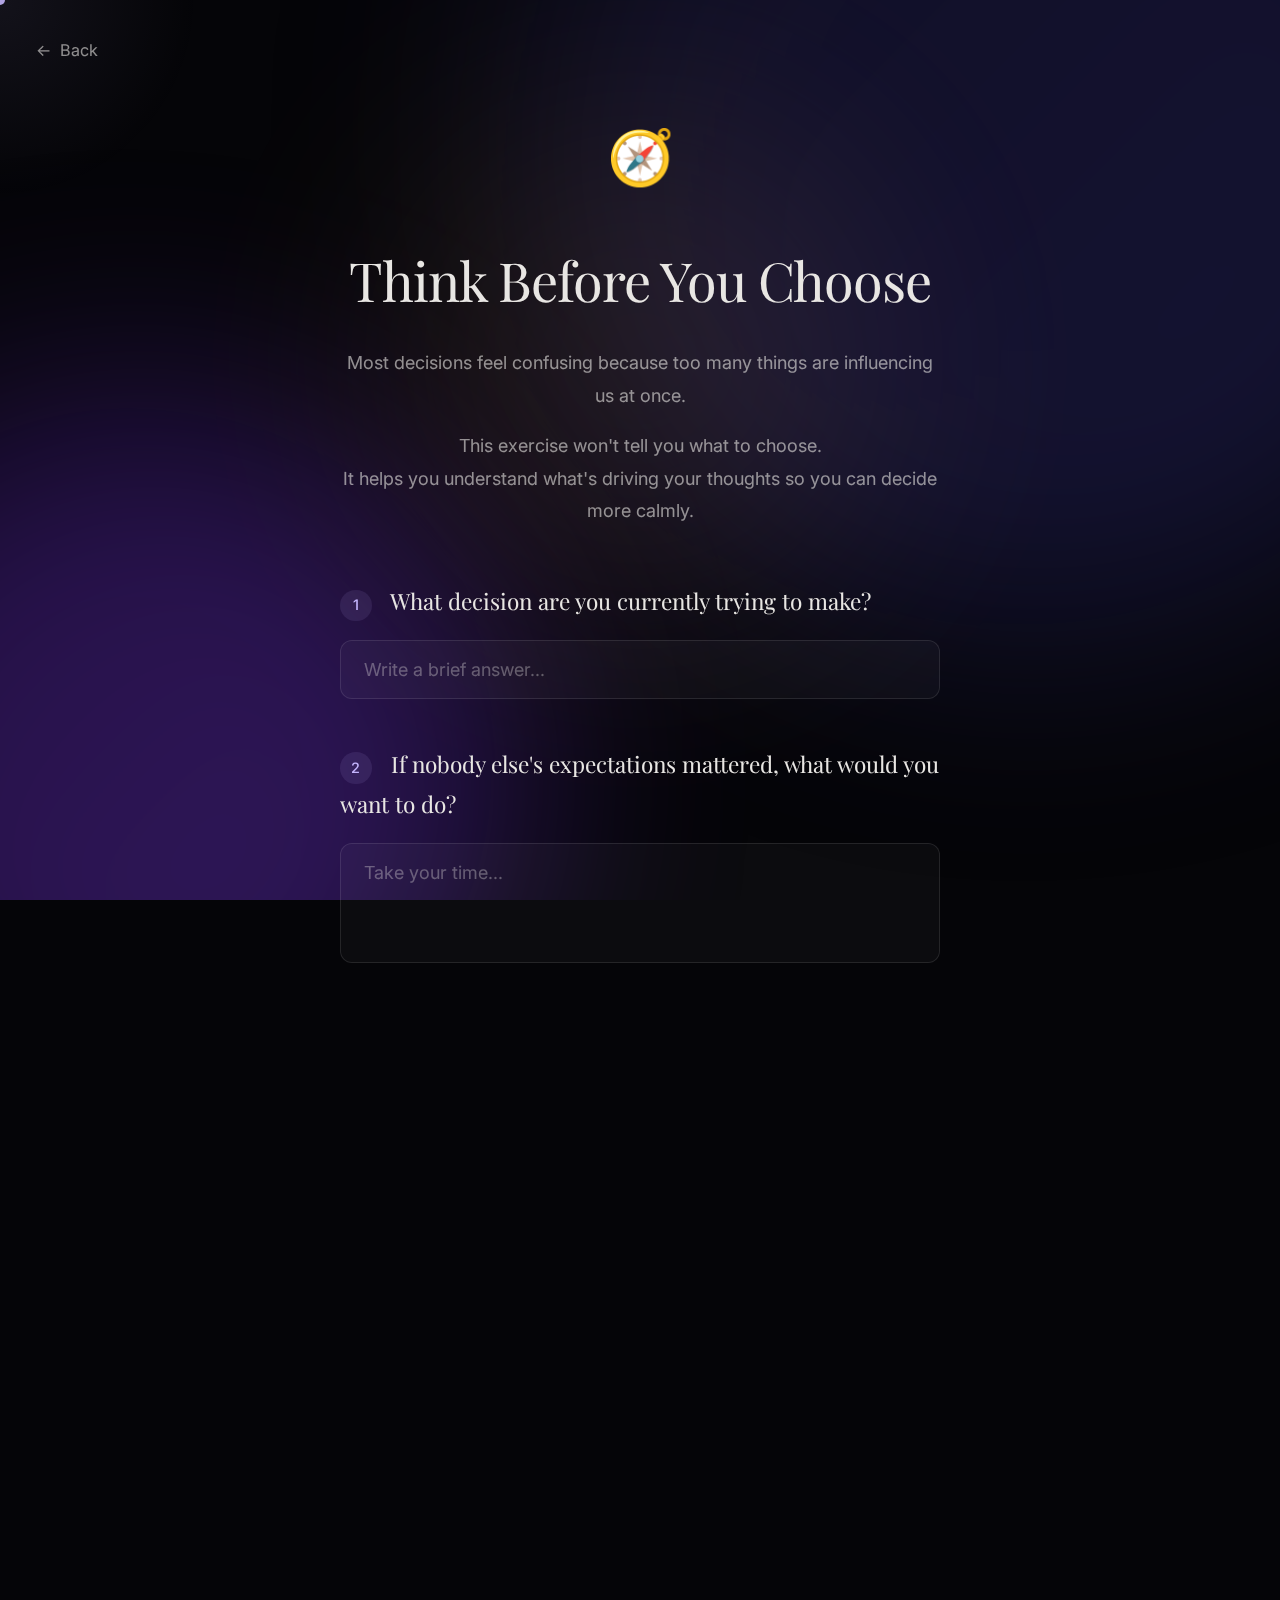
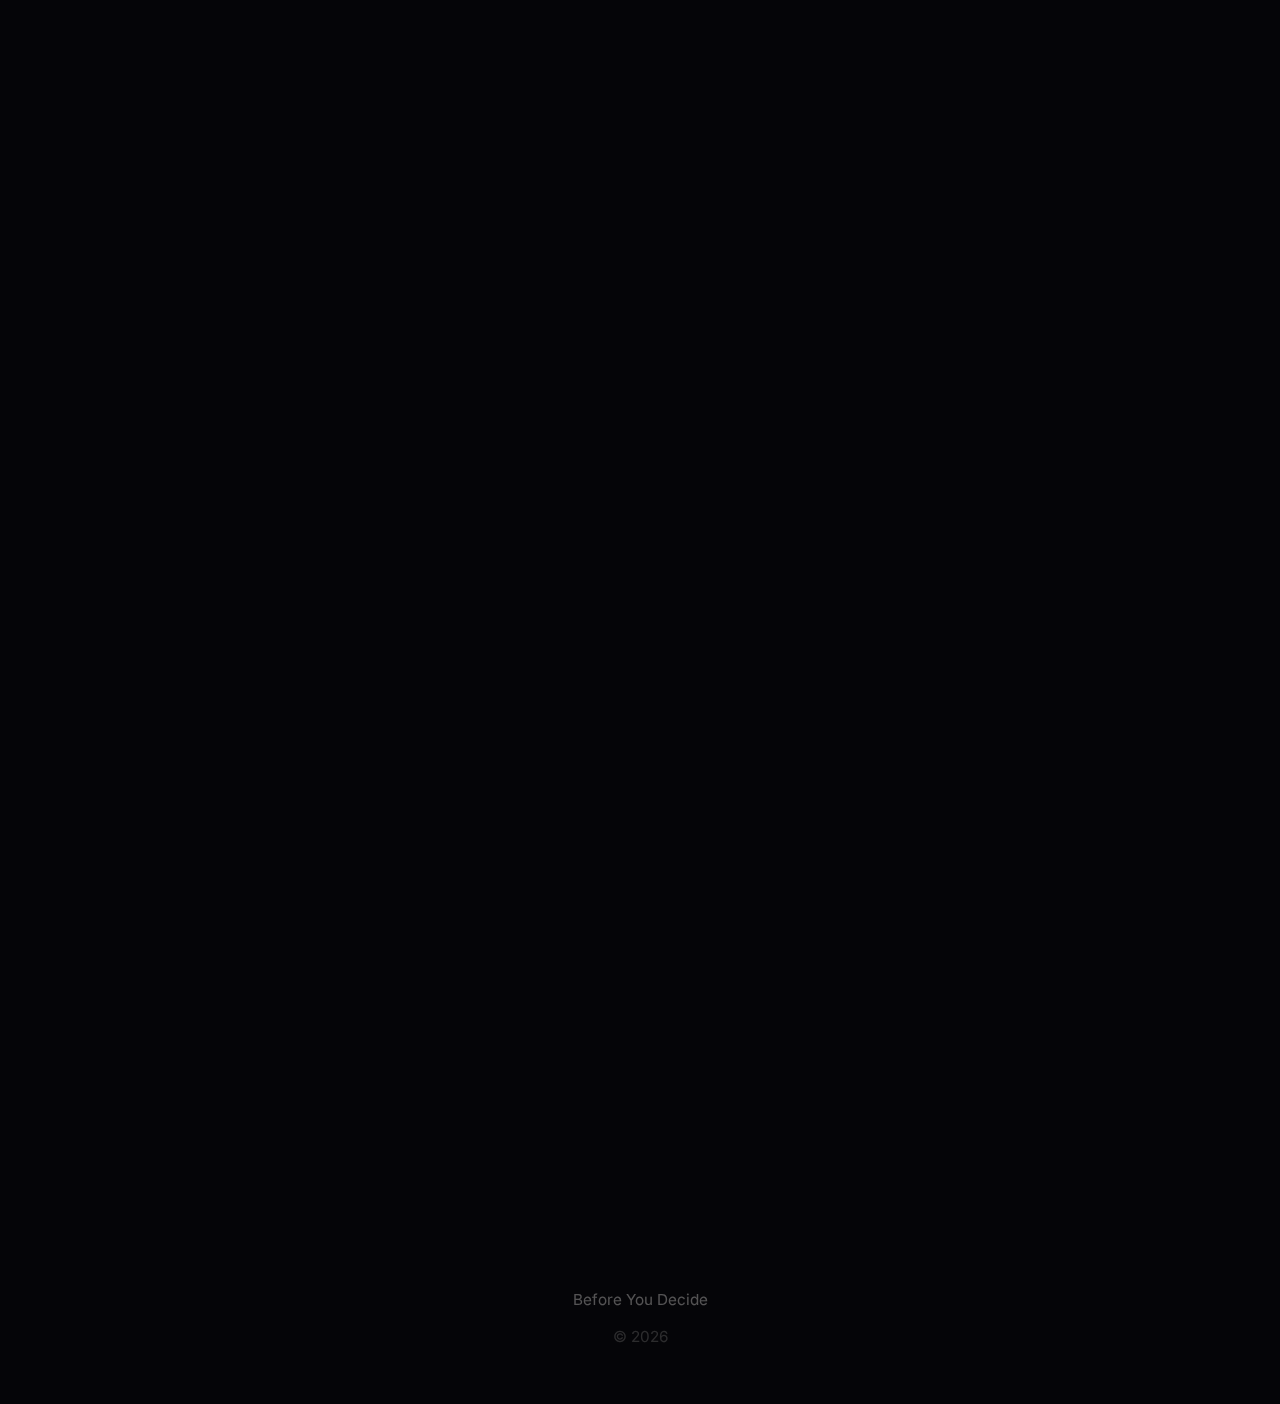
<file: think.html>
<!DOCTYPE html>
<html lang="en">

<head>
    <meta charset="UTF-8">
    <meta name="viewport" content="width=device-width, initial-scale=1.0">
    <meta name="description"
        content="Think Before You Choose - A guided exercise to help you slow down and understand what's influencing your decision.">
    <title>Think Before You Choose | Before You Decide</title>
    <link rel="icon" type="image/svg+xml" href="favicon.svg">
    <link rel="preconnect" href="https://fonts.googleapis.com">
    <link rel="preconnect" href="https://fonts.gstatic.com" crossorigin>
    <link
        href="https://fonts.googleapis.com/css2?family=Playfair+Display:wght@400;500;600&family=Inter:wght@300;400;500&display=swap"
        rel="stylesheet">
    <link rel="stylesheet" href="styles.css">
    <style>
        /* Form-specific styles */
        .back-link {
            position: fixed;
            top: 2rem;
            left: 2rem;
            z-index: 100;
            display: flex;
            align-items: center;
            gap: 0.5rem;
            color: var(--text-dim);
            text-decoration: none;
            font-size: 0.9rem;
            transition: all 0.3s ease;
        }

        .back-link:hover {
            color: var(--accent);
            transform: translateX(-5px);
        }

        .form-container {
            min-height: 100vh;
            display: flex;
            flex-direction: column;
            align-items: center;
            padding: 6rem 2rem 4rem;
            position: relative;
            z-index: 10;
        }

        .form-header {
            text-align: center;
            max-width: 600px;
            margin-bottom: 3rem;
        }

        .form-emoji {
            font-size: 3rem;
            margin-bottom: 1.5rem;
            display: block;
            animation: gentle-float 4s ease-in-out infinite;
        }

        @keyframes gentle-float {

            0%,
            100% {
                transform: translateY(0);
            }

            50% {
                transform: translateY(-10px);
            }
        }

        .form-title {
            font-family: var(--font-serif);
            font-size: clamp(2rem, 5vw, 3rem);
            font-weight: 400;
            margin-bottom: 1rem;
            letter-spacing: -0.02em;
        }

        .form-intro {
            color: var(--text-dim);
            font-size: 1rem;
            line-height: 1.8;
        }

        /* Form */
        .reflection-form {
            width: 100%;
            max-width: 600px;
            display: flex;
            flex-direction: column;
            gap: 2.5rem;
        }

        .form-group {
            opacity: 0;
            transform: translateY(30px);
            transition: all 0.8s cubic-bezier(0.16, 1, 0.3, 1);
        }

        .form-group.revealed {
            opacity: 1;
            transform: translateY(0);
        }

        .form-label {
            display: block;
            font-family: var(--font-serif);
            font-size: 1.25rem;
            margin-bottom: 1rem;
            color: var(--text);
        }

        .form-number {
            display: inline-flex;
            align-items: center;
            justify-content: center;
            width: 1.75rem;
            height: 1.75rem;
            background: rgba(196, 181, 253, 0.1);
            border-radius: 50%;
            color: var(--accent);
            font-family: var(--font-sans);
            font-size: 0.8rem;
            font-weight: 500;
            margin-right: 0.75rem;
        }

        /* Inputs */
        .input-short,
        .input-long {
            width: 100%;
            background: rgba(255, 255, 255, 0.03);
            border: 1px solid rgba(255, 255, 255, 0.1);
            border-radius: 12px;
            padding: 1rem 1.25rem;
            color: var(--text);
            font-family: var(--font-sans);
            font-size: 1rem;
            transition: all 0.3s ease;
            resize: none;
        }

        .input-short:focus,
        .input-long:focus {
            outline: none;
            border-color: var(--accent);
            background: rgba(196, 181, 253, 0.05);
        }

        .input-short::placeholder,
        .input-long::placeholder {
            color: var(--text-faint);
        }

        .input-long {
            min-height: 120px;
        }

        /* Checkboxes */
        .checkbox-group {
            display: flex;
            flex-direction: column;
            gap: 0.75rem;
        }

        .checkbox-item {
            display: flex;
            align-items: center;
            gap: 0.75rem;
            padding: 0.75rem 1rem;
            background: rgba(255, 255, 255, 0.02);
            border: 1px solid rgba(255, 255, 255, 0.08);
            border-radius: 10px;
            transition: all 0.3s ease;
            cursor: default;
        }

        .checkbox-item:hover {
            background: rgba(196, 181, 253, 0.05);
            border-color: rgba(196, 181, 253, 0.2);
        }

        .checkbox-item input {
            display: none;
        }

        .checkbox-item input:checked+.checkbox-custom {
            background: var(--accent);
            border-color: var(--accent);
        }

        .checkbox-item input:checked+.checkbox-custom::after {
            opacity: 1;
        }

        .checkbox-item input:checked~.checkbox-text {
            color: var(--text);
        }

        .checkbox-custom {
            width: 20px;
            height: 20px;
            border: 2px solid rgba(255, 255, 255, 0.2);
            border-radius: 5px;
            position: relative;
            transition: all 0.3s ease;
            flex-shrink: 0;
        }

        .checkbox-custom::after {
            content: '✓';
            position: absolute;
            top: 50%;
            left: 50%;
            transform: translate(-50%, -50%);
            color: var(--bg);
            font-size: 0.75rem;
            font-weight: bold;
            opacity: 0;
            transition: opacity 0.2s ease;
        }

        .checkbox-text {
            color: var(--text-dim);
            font-size: 0.95rem;
            transition: color 0.3s ease;
        }

        /* Fill-in-blank */
        .fill-blank {
            display: flex;
            flex-wrap: wrap;
            align-items: center;
            gap: 0.5rem;
            font-size: 1.1rem;
            color: var(--text-dim);
            line-height: 2;
        }

        .fill-blank-input {
            flex: 1;
            min-width: 150px;
            background: transparent;
            border: none;
            border-bottom: 2px solid rgba(255, 255, 255, 0.2);
            padding: 0.25rem 0.5rem;
            color: var(--accent);
            font-family: var(--font-sans);
            font-size: 1.1rem;
            transition: border-color 0.3s ease;
        }

        .fill-blank-input:focus {
            outline: none;
            border-color: var(--accent);
        }

        .fill-blank-input::placeholder {
            color: var(--text-faint);
        }

        /* Submit button */
        .submit-btn {
            width: 100%;
            padding: 1.25rem 2rem;
            background: linear-gradient(135deg, rgba(196, 181, 253, 0.2) 0%, rgba(196, 181, 253, 0.1) 100%);
            border: 1px solid rgba(196, 181, 253, 0.3);
            border-radius: 12px;
            color: var(--accent);
            font-family: var(--font-sans);
            font-size: 1.1rem;
            font-weight: 500;
            cursor: pointer;
            transition: all 0.4s cubic-bezier(0.16, 1, 0.3, 1);
            margin-top: 1rem;
        }

        .submit-btn:hover {
            background: linear-gradient(135deg, rgba(196, 181, 253, 0.3) 0%, rgba(196, 181, 253, 0.15) 100%);
            border-color: rgba(196, 181, 253, 0.5);
            transform: translateY(-2px);
        }

        .submit-btn:disabled {
            opacity: 0.6;
            cursor: not-allowed;
            transform: none;
        }

        /* Completion message */
        .completion-message {
            text-align: center;
            padding: 3rem 2rem;
            margin-top: 2rem;
            background: rgba(255, 255, 255, 0.02);
            border: 1px solid rgba(255, 255, 255, 0.05);
            border-radius: 16px;
            display: none;
            max-width: 600px;
            width: 100%;
        }

        .completion-message.show {
            display: block;
            animation: fadeIn 0.8s ease forwards;
        }

        @keyframes fadeIn {
            from {
                opacity: 0;
                transform: translateY(20px);
            }

            to {
                opacity: 1;
                transform: translateY(0);
            }
        }

        .completion-icon {
            font-size: 2rem;
            margin-bottom: 1.5rem;
        }

        .completion-text {
            font-family: var(--font-serif);
            font-size: 1.25rem;
            color: var(--text);
            line-height: 1.8;
            margin-bottom: 0.5rem;
        }

        .completion-subtext {
            color: var(--accent);
            font-size: 1rem;
            font-style: italic;
        }

        /* Mobile */
        @media (max-width: 640px) {
            .back-link {
                top: 1rem;
                left: 1rem;
            }

            .form-container {
                padding: 5rem 1.25rem 3rem;
            }

            .form-emoji {
                font-size: 2.5rem;
            }

            .form-title {
                font-size: 1.75rem;
            }

            .form-label {
                font-size: 1.1rem;
            }

            .checkbox-item {
                padding: 1rem;
            }

            .completion-message {
                padding: 2rem 1.5rem;
            }
        }
    </style>
</head>

<body>
    <!-- Cursor Dot (desktop only) -->
    <div class="cursor-dot" id="cursorDot"></div>

    <!-- Cursor Glow Effect -->
    <div class="cursor-glow" id="cursorGlow"></div>

    <!-- Ambient Background -->
    <div class="ambient">
        <div class="ambient-layer ambient-layer-1"></div>
        <div class="ambient-layer ambient-layer-2"></div>
        <div class="ambient-layer ambient-layer-3"></div>
    </div>

    <!-- Floating Stars -->
    <div class="stars" id="stars"></div>

    <!-- Back Link -->
    <a href="index.html" class="back-link">
        <span>←</span>
        <span>Back</span>
    </a>

    <!-- Form Content -->
    <main class="form-container">
        <header class="form-header">
            <span class="form-emoji">🧭</span>
            <h1 class="form-title">Think Before You Choose</h1>
            <p class="form-intro">
                Most decisions feel confusing because too many things are influencing us at once.
            </p>
            <p class="form-intro" style="margin-top: 1rem; color: var(--text-dim);">
                This exercise won't tell you what to choose.<br>
                It helps you understand what's driving your thoughts so you can decide more calmly.
            </p>
        </header>

        <form class="reflection-form" id="reflectionForm">
            <!-- Question 1 -->
            <div class="form-group">
                <label class="form-label">
                    <span class="form-number">1</span>
                    What decision are you currently trying to make?
                </label>
                <input type="text" class="input-short" id="q1" placeholder="Write a brief answer..." required>
            </div>

            <!-- Question 2 -->
            <div class="form-group">
                <label class="form-label">
                    <span class="form-number">2</span>
                    If nobody else's expectations mattered, what would you want to do?
                </label>
                <textarea class="input-long" id="q2" placeholder="Take your time..." required></textarea>
            </div>

            <!-- Question 3 -->
            <div class="form-group">
                <label class="form-label">
                    <span class="form-number">3</span>
                    What are you most afraid will happen if you choose wrong?
                </label>
                <textarea class="input-long" id="q3" placeholder="Be honest with yourself..." required></textarea>
            </div>

            <!-- Question 4 -->
            <div class="form-group">
                <label class="form-label">
                    <span class="form-number">4</span>
                    Which of these is influencing you the most right now?
                </label>
                <div class="checkbox-group">
                    <label class="checkbox-item">
                        <input type="checkbox" name="influences" value="Fear of failure">
                        <span class="checkbox-custom"></span>
                        <span class="checkbox-text">Fear of failure</span>
                    </label>
                    <label class="checkbox-item">
                        <input type="checkbox" name="influences" value="Parents' expectations">
                        <span class="checkbox-custom"></span>
                        <span class="checkbox-text">Parents' expectations</span>
                    </label>
                    <label class="checkbox-item">
                        <input type="checkbox" name="influences" value="Marks">
                        <span class="checkbox-custom"></span>
                        <span class="checkbox-text">Marks</span>
                    </label>
                    <label class="checkbox-item">
                        <input type="checkbox" name="influences" value="Money">
                        <span class="checkbox-custom"></span>
                        <span class="checkbox-text">Money</span>
                    </label>
                    <label class="checkbox-item">
                        <input type="checkbox" name="influences" value="Comparison with others">
                        <span class="checkbox-custom"></span>
                        <span class="checkbox-text">Comparison with others</span>
                    </label>
                    <label class="checkbox-item">
                        <input type="checkbox" name="influences" value="I don't know">
                        <span class="checkbox-custom"></span>
                        <span class="checkbox-text">I don't know</span>
                    </label>
                </div>
            </div>

            <!-- Question 5 -->
            <div class="form-group">
                <label class="form-label">
                    <span class="form-number">5</span>
                    What part of this decision feels unclear — not scary, but unclear?
                </label>
                <textarea class="input-long" id="q5" placeholder="What's confusing or unknown?" required></textarea>
            </div>

            <!-- Question 6 -->
            <div class="form-group">
                <label class="form-label">
                    <span class="form-number">6</span>
                    After writing this out, how do you feel right now?
                </label>
                <div class="checkbox-group">
                    <label class="checkbox-item">
                        <input type="radio" name="feeling" value="Lighter" required>
                        <span class="checkbox-custom"></span>
                        <span class="checkbox-text">Lighter</span>
                    </label>
                    <label class="checkbox-item">
                        <input type="radio" name="feeling" value="The same">
                        <span class="checkbox-custom"></span>
                        <span class="checkbox-text">The same</span>
                    </label>
                    <label class="checkbox-item">
                        <input type="radio" name="feeling" value="More confused">
                        <span class="checkbox-custom"></span>
                        <span class="checkbox-text">More confused</span>
                    </label>
                    <label class="checkbox-item">
                        <input type="radio" name="feeling" value="A little clearer">
                        <span class="checkbox-custom"></span>
                        <span class="checkbox-text">A little clearer</span>
                    </label>
                </div>
            </div>

            <!-- Question 7 -->
            <div class="form-group">
                <label class="form-label">
                    <span class="form-number">7</span>
                    One sentence to yourself:
                </label>
                <div class="fill-blank">
                    <span>"If I'm honest, right now I feel</span>
                    <input type="text" class="fill-blank-input" id="q7" placeholder="___" required>
                    <span>about this decision."</span>
                </div>
            </div>

            <!-- Submit Button -->
            <div class="form-group">
                <button type="submit" class="submit-btn" id="submitBtn">Submit My Reflection</button>
            </div>
        </form>

        <!-- Completion Message -->
        <div class="completion-message" id="completionMessage">
            <div class="completion-icon">✨</div>
            <p class="completion-text">You don't need to decide today.</p>
            <p class="completion-subtext">But thinking clearly before deciding is already progress.</p>
        </div>
    </main>

    <!-- Footer -->
    <footer class="footer">
        <span>Before You Decide</span>
        <span class="footer-year">© 2025</span>
    </footer>

    <script>
        // =============================================
        // GOOGLE SHEETS CONFIGURATION
        // Replace this URL with your Google Apps Script Web App URL
        // =============================================
        const GOOGLE_SCRIPT_URL = 'https://script.google.com/macros/s/AKfycbxJ0cBjmHmCPgHtaTWirgjYLSmZaJ8XgthooDz-k0XRE2KT6n_wV_3j5kAe7jOpe1GE/exec';

        // Form submission
        const form = document.getElementById('reflectionForm');
        const submitBtn = document.getElementById('submitBtn');
        const completionMessage = document.getElementById('completionMessage');

        form.addEventListener('submit', async (e) => {
            e.preventDefault();

            // Get all values
            const q1 = document.getElementById('q1').value;
            const q2 = document.getElementById('q2').value;
            const q3 = document.getElementById('q3').value;
            const q5 = document.getElementById('q5').value;
            const q7 = document.getElementById('q7').value;

            // Get checkboxes (influences)
            const influences = Array.from(document.querySelectorAll('input[name="influences"]:checked'))
                .map(cb => cb.value)
                .join(', ');

            // Get radio (feeling)
            const feelingInput = document.querySelector('input[name="feeling"]:checked');
            const feeling = feelingInput ? feelingInput.value : '';

            // Prepare data
            const formData = {
                timestamp: new Date().toLocaleString('en-IN', { timeZone: 'Asia/Kolkata' }),
                decision: q1,
                wantToDo: q2,
                fear: q3,
                influences: influences || 'None selected',
                unclear: q5,
                feeling: feeling,
                honestFeeling: q7
            };

            // Update button state
            submitBtn.textContent = 'Submitting...';
            submitBtn.disabled = true;

            try {
                // Send to Google Sheets
                await fetch(GOOGLE_SCRIPT_URL, {
                    method: 'POST',
                    mode: 'no-cors',
                    headers: {
                        'Content-Type': 'application/json',
                    },
                    body: JSON.stringify(formData)
                });

                // Success
                submitBtn.textContent = '✓ Submitted';
                form.style.display = 'none';
                completionMessage.classList.add('show');

                // Scroll to completion message
                completionMessage.scrollIntoView({ behavior: 'smooth', block: 'center' });

            } catch (error) {
                console.error('Error:', error);
                submitBtn.textContent = 'Try Again';
                submitBtn.disabled = false;
            }
        });

        // Cursor dot and glow - only on desktop
        const cursorDot = document.getElementById('cursorDot');
        const cursorGlow = document.getElementById('cursorGlow');
        const isTouch = window.matchMedia('(pointer: coarse)').matches;

        if (!isTouch) {
            let mouseX = 0, mouseY = 0;
            let dotX = 0, dotY = 0;
            let glowX = 0, glowY = 0;

            document.addEventListener('mousemove', (e) => {
                mouseX = e.clientX;
                mouseY = e.clientY;
            });

            function animateCursor() {
                dotX += (mouseX - dotX) * 0.2;
                dotY += (mouseY - dotY) * 0.2;
                cursorDot.style.left = dotX + 'px';
                cursorDot.style.top = dotY + 'px';

                glowX += (mouseX - glowX) * 0.08;
                glowY += (mouseY - glowY) * 0.08;
                cursorGlow.style.transform = `translate(${glowX - 200}px, ${glowY - 200}px)`;

                requestAnimationFrame(animateCursor);
            }
            animateCursor();

            const hoverables = document.querySelectorAll('a, button, .checkbox-item, input, textarea');
            hoverables.forEach(el => {
                el.addEventListener('mouseenter', () => cursorDot.classList.add('hovering'));
                el.addEventListener('mouseleave', () => cursorDot.classList.remove('hovering'));
            });
        }

        // Generate stars
        const starsContainer = document.getElementById('stars');
        const starCount = isTouch ? 30 : 50;
        for (let i = 0; i < starCount; i++) {
            const star = document.createElement('div');
            star.className = 'star';
            star.style.left = Math.random() * 100 + '%';
            star.style.top = Math.random() * 100 + '%';
            star.style.animationDelay = Math.random() * 5 + 's';
            star.style.animationDuration = (3 + Math.random() * 4) + 's';
            starsContainer.appendChild(star);
        }

        // Reveal animations on scroll
        const observerOptions = {
            threshold: 0.1,
            rootMargin: '0px 0px -30px 0px'
        };

        const observer = new IntersectionObserver((entries) => {
            entries.forEach((entry, index) => {
                if (entry.isIntersecting) {
                    setTimeout(() => {
                        entry.target.classList.add('revealed');
                    }, index * 100);
                }
            });
        }, observerOptions);

        document.querySelectorAll('.form-group').forEach(el => observer.observe(el));

        // Dynamic copyright year
        document.querySelector('.footer-year').textContent = `© ${new Date().getFullYear()}`;
    </script>
</body>

</html>
</file>
<file: styles.css>
/* ============================================
   BEFORE YOU DECIDE - ETHEREAL DESIGN
   No boxes. Just breath. Just ease.
   ============================================ */

/* Typography */
@import url('https://fonts.googleapis.com/css2?family=Playfair+Display:wght@400;500;600&family=Inter:wght@300;400;500&display=swap');

:root {
    /* Colors */
    --bg: #050508;
    --text: #e8e6e3;
    --text-dim: rgba(232, 230, 227, 0.6);
    --text-faint: rgba(232, 230, 227, 0.35);
    --accent: #c4b5fd;
    --accent-warm: #fcd34d;
    --accent-pink: #f9a8d4;

    /* Fonts */
    --font-serif: 'Playfair Display', Georgia, serif;
    --font-sans: 'Inter', -apple-system, sans-serif;
}

*,
*::before,
*::after {
    margin: 0;
    padding: 0;
    box-sizing: border-box;
}

html {
    scroll-behavior: smooth;
    font-size: 18px;
}

body {
    font-family: var(--font-sans);
    background: var(--bg);
    color: var(--text);
    line-height: 1.8;
    overflow-x: hidden;
}

/* ========== INTRO ANIMATION ========== */
.intro {
    position: fixed;
    inset: 0;
    background: var(--bg);
    z-index: 10000;
    display: flex;
    align-items: center;
    justify-content: center;
    transition: opacity 1s ease, visibility 1s ease;
    overflow: hidden;
}

.intro.fade-out {
    opacity: 0;
    visibility: hidden;
}

.intro-particles {
    position: absolute;
    inset: 0;
    pointer-events: none;
}

.intro-particle {
    position: absolute;
    width: 3px;
    height: 3px;
    background: var(--accent);
    border-radius: 50%;
    opacity: 0;
    animation: particle-float ease-in-out infinite;
}

.intro-content {
    text-align: center;
    z-index: 1;
}

.intro-subtitle {
    font-family: var(--font-sans);
    font-size: clamp(0.8rem, 2vw, 1rem);
    font-weight: 300;
    letter-spacing: 0.3em;
    text-transform: uppercase;
    color: var(--text-faint);
    opacity: 0;
    animation: intro-fade-in 1s ease 0.2s forwards;
    margin-bottom: 1rem;
}

.intro-title {
    font-family: var(--font-serif);
    font-size: clamp(2.5rem, 8vw, 5rem);
    font-weight: 400;
    letter-spacing: -0.02em;
    color: var(--text);
    opacity: 0;
    animation: intro-fade-in 1.5s ease 0.8s forwards;
}

.intro-line {
    width: 0;
    height: 1px;
    background: linear-gradient(90deg, transparent, var(--accent), transparent);
    margin: 2rem auto;
    animation: intro-line-grow 1.2s ease 1.8s forwards;
}

.intro-tagline {
    font-family: var(--font-serif);
    font-size: clamp(1rem, 3vw, 1.5rem);
    font-style: italic;
    color: var(--accent);
    opacity: 0;
    animation: intro-fade-in 1s ease 2.8s forwards;
}

@keyframes intro-fade-in {
    0% {
        opacity: 0;
        transform: translateY(15px);
    }

    100% {
        opacity: 1;
        transform: translateY(0);
    }
}

@keyframes intro-line-grow {
    0% {
        width: 0;
    }

    100% {
        width: 150px;
    }
}

@keyframes particle-float {

    0%,
    100% {
        opacity: 0;
        transform: translateY(0) scale(0.5);
    }

    50% {
        opacity: 0.6;
        transform: translateY(-30px) scale(1);
    }
}

/* Intro orb - glowing center */
.intro-orb {
    position: absolute;
    top: 50%;
    left: 50%;
    transform: translate(-50%, -50%);
    width: 300px;
    height: 300px;
    background: radial-gradient(circle, rgba(196, 181, 253, 0.15) 0%, transparent 70%);
    border-radius: 50%;
    animation: orb-pulse 3s ease-in-out infinite;
}

@keyframes orb-pulse {

    0%,
    100% {
        transform: translate(-50%, -50%) scale(1);
        opacity: 0.5;
    }

    50% {
        transform: translate(-50%, -50%) scale(1.2);
        opacity: 0.8;
    }
}

/* Intro ring - expanding circle */
.intro-ring {
    position: absolute;
    top: 50%;
    left: 50%;
    transform: translate(-50%, -50%);
    width: 100px;
    height: 100px;
    border: 1px solid rgba(196, 181, 253, 0.3);
    border-radius: 50%;
    opacity: 0;
    animation: ring-expand 2s ease-out 1.5s forwards;
}

@keyframes ring-expand {
    0% {
        width: 100px;
        height: 100px;
        opacity: 0.8;
    }

    100% {
        width: 500px;
        height: 500px;
        opacity: 0;
    }
}

/* Intro stars */
.intro-stars {
    position: absolute;
    inset: 0;
    pointer-events: none;
}

.intro-star {
    position: absolute;
    width: 2px;
    height: 2px;
    background: white;
    border-radius: 50%;
    opacity: 0;
    animation: star-appear 1s ease forwards;
}

@keyframes star-appear {
    0% {
        opacity: 0;
        transform: scale(0);
    }

    50% {
        opacity: 1;
        transform: scale(1.5);
    }

    100% {
        opacity: 0.6;
        transform: scale(1);
    }
}

/* Intro icon */
.intro-icon {
    font-size: 2rem;
    color: var(--accent);
    opacity: 0;
    margin-bottom: 1.5rem;
    animation: icon-appear 1s ease 0s forwards;
}

@keyframes icon-appear {
    0% {
        opacity: 0;
        transform: scale(0) rotate(-180deg);
    }

    100% {
        opacity: 1;
        transform: scale(1) rotate(0deg);
    }
}

/* Cursor Dot - visible on desktop */
.cursor-dot {
    position: fixed;
    width: 10px;
    height: 10px;
    background: var(--accent);
    border-radius: 50%;
    pointer-events: none;
    z-index: 9999;
    transform: translate(-50%, -50%);
    transition: transform 0.15s ease, width 0.2s ease, height 0.2s ease;
    mix-blend-mode: difference;
}

.cursor-dot.hovering {
    width: 40px;
    height: 40px;
    background: rgba(196, 181, 253, 0.3);
}

@media (pointer: coarse) {
    .cursor-dot {
        display: none;
    }
}

/* Cursor Glow */
.cursor-glow {
    position: fixed;
    width: 400px;
    height: 400px;
    background: radial-gradient(circle, rgba(196, 181, 253, 0.08) 0%, transparent 70%);
    border-radius: 50%;
    pointer-events: none;
    z-index: 0;
    transition: opacity 0.3s ease;
}

/* Ambient Background */
.ambient {
    position: fixed;
    inset: 0;
    overflow: hidden;
    z-index: 0;
}

.ambient-layer {
    position: absolute;
    border-radius: 50%;
    filter: blur(120px);
    opacity: 0.5;
}

.ambient-layer-1 {
    width: 60vw;
    height: 60vw;
    background: linear-gradient(135deg, #1e1b4b 0%, #312e81 100%);
    top: -30vw;
    right: -20vw;
    animation: drift 30s ease-in-out infinite;
}

.ambient-layer-2 {
    width: 50vw;
    height: 50vw;
    background: linear-gradient(135deg, #4c1d95 0%, #7c3aed 100%);
    bottom: -20vw;
    left: -20vw;
    animation: drift 25s ease-in-out infinite reverse;
}

.ambient-layer-3 {
    width: 30vw;
    height: 30vw;
    background: linear-gradient(135deg, rgba(251, 191, 36, 0.3) 0%, rgba(249, 168, 212, 0.3) 100%);
    top: 40%;
    left: 50%;
    transform: translate(-50%, -50%);
    animation: pulse-soft 10s ease-in-out infinite;
}

@keyframes drift {

    0%,
    100% {
        transform: translate(0, 0) scale(1);
    }

    50% {
        transform: translate(30px, -30px) scale(1.1);
    }
}

@keyframes pulse-soft {

    0%,
    100% {
        opacity: 0.3;
        transform: translate(-50%, -50%) scale(1);
    }

    50% {
        opacity: 0.5;
        transform: translate(-50%, -50%) scale(1.2);
    }
}

/* Stars */
.stars {
    position: fixed;
    inset: 0;
    pointer-events: none;
    z-index: 1;
}

.star {
    position: absolute;
    width: 2px;
    height: 2px;
    background: white;
    border-radius: 50%;
    opacity: 0;
    animation: twinkle ease-in-out infinite;
    box-shadow: 0 0 4px rgba(255, 255, 255, 0.5), 0 0 8px rgba(196, 181, 253, 0.3);
}

.star:nth-child(3n) {
    animation-name: twinkle-bright;
}

@keyframes twinkle {

    0%,
    100% {
        opacity: 0;
        transform: scale(0.5);
    }

    50% {
        opacity: 0.7;
        transform: scale(1);
    }
}

@keyframes twinkle-bright {

    0%,
    100% {
        opacity: 0.1;
        transform: scale(0.8);
    }

    25% {
        opacity: 1;
        transform: scale(1.2);
    }

    50% {
        opacity: 0.3;
        transform: scale(0.9);
    }

    75% {
        opacity: 0.9;
        transform: scale(1.1);
    }
}

/* ========== HERO ========== */
.hero {
    min-height: 100vh;
    display: flex;
    flex-direction: column;
    justify-content: center;
    align-items: center;
    text-align: center;
    padding: 2rem;
    position: relative;
    z-index: 10;
}

.hero-content {
    max-width: 900px;
}

.title {
    font-family: var(--font-serif);
    font-size: clamp(4rem, 15vw, 9rem);
    font-weight: 400;
    letter-spacing: -0.03em;
    line-height: 1;
    margin-bottom: 2rem;
}

.title-word {
    display: inline-block;
    opacity: 0;
    transform: translateY(60px) rotateX(-20deg);
    animation: word-rise 1s cubic-bezier(0.16, 1, 0.3, 1) forwards;
}

@keyframes word-rise {
    to {
        opacity: 1;
        transform: translateY(0) rotateX(0);
    }
}

.subtitle {
    font-size: clamp(1rem, 2.5vw, 1.25rem);
    color: var(--text-dim);
    max-width: 600px;
    margin: 0 auto;
    font-weight: 300;
    line-height: 1.9;
}

.subtitle-helper {
    font-size: clamp(0.9rem, 2vw, 1rem);
    color: var(--text-faint);
    max-width: 550px;
    margin: 1.5rem auto 0;
    font-weight: 300;
    line-height: 1.8;
}

/* Scroll Line */
.scroll-line {
    position: absolute;
    bottom: 60px;
    left: 50%;
    transform: translateX(-50%);
    width: 1px;
    height: 80px;
    background: linear-gradient(to bottom, transparent, var(--text-faint), transparent);
}

.scroll-dot {
    position: absolute;
    top: 0;
    left: -3px;
    width: 7px;
    height: 7px;
    background: var(--accent);
    border-radius: 50%;
    animation: scroll-travel 2.5s ease-in-out infinite;
}

@keyframes scroll-travel {

    0%,
    100% {
        top: 0;
        opacity: 0;
    }

    20% {
        opacity: 1;
    }

    80% {
        opacity: 1;
    }

    100% {
        top: 73px;
        opacity: 0;
    }
}

/* ========== SECTIONS ========== */
.section {
    position: relative;
    z-index: 10;
    padding: clamp(80px, 15vh, 150px) clamp(1.5rem, 5vw, 4rem);
}

.section-content {
    max-width: 700px;
    margin: 0 auto;
}

.section-heading {
    font-family: var(--font-serif);
    font-size: clamp(2rem, 5vw, 3rem);
    font-weight: 400;
    margin-bottom: 2.5rem;
    letter-spacing: -0.02em;
}

/* Prose */
.prose p {
    margin-bottom: 1.5rem;
    color: var(--text-dim);
}

.prose p:last-child {
    margin-bottom: 0;
}

.prose em {
    color: var(--accent);
    font-style: normal;
}

.prose strong {
    color: var(--text);
    font-weight: 500;
}

.prose .highlight {
    font-size: 1.15em;
    color: var(--text);
    margin-top: 2rem;
    margin-bottom: 2rem;
}

.prose .fade {
    color: var(--text-faint);
}

.prose .large {
    font-size: 1.2em;
    color: var(--text);
    line-height: 1.7;
}

.prose .signature {
    font-family: var(--font-serif);
    font-style: italic;
    color: var(--accent);
    font-size: 1.1em;
    margin-top: 2rem;
}

/* Section Accent Line */
.section-accent {
    position: absolute;
    left: 50%;
    bottom: 0;
    transform: translateX(-50%);
    width: 1px;
    height: 80px;
    background: linear-gradient(to bottom, rgba(196, 181, 253, 0.2) 0%, transparent 100%);
}

/* Section divider dots */
.section::after {
    content: '';
    display: block;
    width: 4px;
    height: 4px;
    background: var(--accent);
    border-radius: 50%;
    margin: 4rem auto 0;
    opacity: 0.4;
}

/* ========== ACTIONS ========== */
.actions {
    display: flex;
    flex-direction: column;
    gap: 0;
    margin-top: 1rem;
}

.action {
    display: flex;
    align-items: flex-start;
    gap: 2rem;
    padding: 2rem 2.5rem;
    text-decoration: none;
    color: inherit;
    background: rgba(255, 255, 255, 0.02);
    border: 1px solid rgba(255, 255, 255, 0.06);
    border-radius: 20px;
    margin-bottom: 1rem;
    transition: all 0.4s cubic-bezier(0.16, 1, 0.3, 1);
    position: relative;
}

.action:last-child {
    margin-bottom: 0;
}

.action::before {
    content: '';
    position: absolute;
    inset: 0;
    background: linear-gradient(90deg, transparent, rgba(196, 181, 253, 0.03), transparent);
    opacity: 0;
    transition: opacity 0.5s ease;
}

.action:hover::before {
    opacity: 1;
}

.action:hover {
    transform: translateY(-3px);
    background: rgba(196, 181, 253, 0.06);
    border-color: rgba(196, 181, 253, 0.2);
}

.action:hover .action-arrow {
    transform: translateX(10px);
    opacity: 1;
}

.action:hover .action-number {
    color: var(--accent);
}

.action-number {
    font-size: 0.75rem;
    color: var(--text-faint);
    font-weight: 500;
    letter-spacing: 0.1em;
    padding-top: 0.5rem;
    transition: all 0.3s ease;
}

.action-content h3 {
    font-family: var(--font-serif);
    font-size: 1.5rem;
    font-weight: 400;
    margin-bottom: 0.75rem;
    transition: all 0.3s ease;
}

.action:hover .action-content h3 {
    color: var(--accent);
    letter-spacing: 0.01em;
}

.action-content p {
    color: var(--text-dim);
    font-size: 0.95rem;
    line-height: 1.7;
    transition: color 0.3s ease;
}

.action:hover .action-content p {
    color: var(--text);
}

.action-arrow {
    font-size: 1.25rem;
    color: var(--accent);
    margin-left: auto;
    opacity: 0.5;
    transform: translateX(0);
    transition: all 0.4s cubic-bezier(0.16, 1, 0.3, 1);
    padding-top: 0.25rem;
}

.action:hover .action-arrow {
    opacity: 1;
    transform: translateX(5px);
}

/* ========== SAFETY ========== */
.section-safety .warning {
    color: var(--accent-warm) !important;
    padding-left: 1.5rem;
    border-left: 2px solid var(--accent-warm);
    margin-top: 2rem;
}

.helplines {
    display: flex;
    align-items: center;
    gap: 1.5rem;
    margin-top: 3rem;
    flex-wrap: wrap;
}

.helpline {
    text-decoration: none;
    color: inherit;
    display: flex;
    flex-direction: column;
    gap: 0.25rem;
    transition: all 0.3s ease;
}

.helpline:hover {
    transform: translateY(-3px);
}

.helpline:hover .helpline-number {
    color: var(--accent-warm);
}

.helpline-name {
    font-size: 0.7rem;
    text-transform: uppercase;
    letter-spacing: 0.15em;
    color: var(--text-faint);
}

.helpline-number {
    font-size: 1.1rem;
    font-weight: 500;
    color: var(--text);
    transition: color 0.3s ease;
}

.helpline-divider {
    color: var(--text-faint);
    font-size: 1.5rem;
}

/* ========== REVEAL ANIMATIONS ========== */
.reveal-line {
    opacity: 0;
    transform: translateY(30px);
    transition: all 0.8s cubic-bezier(0.16, 1, 0.3, 1);
}

.reveal-line.revealed {
    opacity: 1;
    transform: translateY(0);
}

.reveal-text {
    opacity: 0;
    animation: fade-up 1s cubic-bezier(0.16, 1, 0.3, 1) 0.8s forwards;
}

@keyframes fade-up {
    from {
        opacity: 0;
        transform: translateY(20px);
    }

    to {
        opacity: 1;
        transform: translateY(0);
    }
}

/* ========== FOOTER ========== */
.footer {
    position: relative;
    z-index: 10;
    padding: 4rem 2rem;
    display: flex;
    justify-content: center;
    align-items: center;
    gap: 1rem;
    font-size: 0.85rem;
    color: var(--text-faint);
}

.footer-year {
    opacity: 0.5;
}

/* ========== MOBILE FIRST - BASE STYLES ========== */
/* These are the mobile styles, desktop overrides come after */

/* Mobile typography */
html {
    font-size: 16px;
}

/* Mobile hero */
.title {
    font-size: 3rem;
}

.subtitle {
    font-size: 1rem;
    padding: 0 0.5rem;
}

/* Mobile sections */
.section {
    padding: clamp(60px, 12vh, 150px) 1.25rem;
}

.section-content {
    max-width: 100%;
}

.section-heading {
    font-size: 1.75rem;
}

/* Mobile prose */
.prose p {
    font-size: 1rem;
}

.prose .highlight {
    font-size: 1.05rem;
}

.prose .large {
    font-size: 1.1rem;
}

/* Mobile actions - card style for touch */
.actions {
    gap: 1rem;
}

.action {
    flex-direction: column;
    gap: 0.75rem;
    padding: 1.5rem;
    border: 1px solid rgba(255, 255, 255, 0.08);
    border-radius: 16px;
    background: rgba(255, 255, 255, 0.02);
    margin-bottom: 0.5rem;
}

.action:last-child {
    border: 1px solid rgba(255, 255, 255, 0.08);
}

.action:active {
    background: rgba(196, 181, 253, 0.1);
    transform: scale(0.98);
}

.action-number {
    font-size: 0.7rem;
    padding-top: 0;
}

.action-content h3 {
    font-size: 1.25rem;
    margin-bottom: 0.5rem;
}

.action-content p {
    font-size: 0.9rem;
}

.action-arrow {
    display: none;
}

/* Mobile helplines - stacked, tap-friendly */
.helplines {
    flex-direction: column;
    gap: 1rem;
    margin-top: 2rem;
}

.helpline {
    width: 100%;
    padding: 1rem 1.25rem;
    background: rgba(255, 255, 255, 0.03);
    border: 1px solid rgba(255, 255, 255, 0.08);
    border-radius: 12px;
    flex-direction: row;
    justify-content: space-between;
    align-items: center;
}

.helpline:active {
    background: rgba(252, 211, 77, 0.1);
}

.helpline-name {
    font-size: 0.8rem;
}

.helpline-number {
    font-size: 1.15rem;
    color: var(--accent-warm);
}

.helpline-divider {
    display: none;
}

/* Mobile scroll line */
.scroll-line {
    height: 60px;
    bottom: 40px;
}

/* Mobile footer */
.footer {
    padding: 3rem 1.5rem;
    flex-direction: column;
    gap: 0.5rem;
}

/* Hide cursor elements on touch */
.cursor-dot,
.cursor-glow {
    display: none;
}

/* Mobile ambient - simplified */
.ambient-layer-1 {
    width: 80vw;
    height: 80vw;
    opacity: 0.4;
}

.ambient-layer-2 {
    width: 60vw;
    height: 60vw;
    opacity: 0.4;
}

.ambient-layer-3 {
    width: 40vw;
    height: 40vw;
    opacity: 0.3;
}

/* ========== TABLET (640px+) ========== */
@media (min-width: 640px) {
    .title {
        font-size: 4.5rem;
    }

    .section {
        padding: clamp(80px, 12vh, 150px) 2rem;
    }

    .section-content {
        max-width: 600px;
        margin: 0 auto;
    }

    .section-heading {
        font-size: 2rem;
    }

    .action {
        flex-direction: row;
        align-items: flex-start;
        gap: 1.5rem;
        padding: 2rem;
    }

    .action-content h3 {
        font-size: 1.35rem;
    }

    .helplines {
        flex-direction: row;
        gap: 1rem;
    }

    .helpline {
        width: auto;
        flex-direction: column;
        text-align: center;
        padding: 1rem 1.5rem;
    }
}

/* ========== DESKTOP (1024px+) ========== */
@media (min-width: 1024px) {
    html {
        font-size: 18px;
    }

    /* Hide default cursor on desktop */
    body {
        cursor: none;
    }

    a,
    button {
        cursor: none;
    }

    .title {
        font-size: clamp(5rem, 12vw, 9rem);
    }

    .subtitle {
        font-size: 1.25rem;
    }

    .section {
        padding: clamp(100px, 15vh, 180px) 4rem;
    }

    .section-content {
        max-width: 700px;
    }

    .section-heading {
        font-size: clamp(2rem, 4vw, 3rem);
    }

    /* Desktop actions - line style with hover */
    .action {
        flex-direction: row;
        gap: 2rem;
        padding: 2.5rem 0;
        border-radius: 0;
        border: none;
        border-top: 1px solid rgba(255, 255, 255, 0.05);
        background: transparent;
        margin-bottom: 0;
    }

    .action:last-child {
        border: none;
        border-top: 1px solid rgba(255, 255, 255, 0.05);
        border-bottom: 1px solid rgba(255, 255, 255, 0.05);
    }

    .action:hover {
        transform: translateX(10px);
    }

    .action-content h3 {
        font-size: 1.5rem;
    }

    .action-arrow {
        display: block;
    }

    /* Desktop helplines */
    .helplines {
        flex-direction: row;
        gap: 1.5rem;
    }

    .helpline {
        width: auto;
        padding: 0;
        background: transparent;
        border: none;
        flex-direction: column;
        text-align: left;
    }

    .helpline-number {
        color: var(--text);
    }

    .helpline-divider {
        display: block;
    }

    /* Show custom cursor */
    .cursor-dot,
    .cursor-glow {
        display: block;
    }
}

/* ========== LARGE DESKTOP (1440px+) ========== */
@media (min-width: 1440px) {
    .section-content {
        max-width: 800px;
    }

    .prose .large {
        font-size: 1.3em;
    }
}

/* ========== ACCESSIBILITY ========== */

/* Focus states for keyboard navigation */
a:focus-visible,
button:focus-visible,
input:focus-visible,
textarea:focus-visible {
    outline: 2px solid var(--accent);
    outline-offset: 3px;
}

.action:focus-visible {
    outline: 2px solid var(--accent);
    outline-offset: 5px;
    border-radius: 8px;
}

.checkbox-item:focus-within {
    outline: 2px solid var(--accent);
    outline-offset: 2px;
}

/* Reduced motion for users who prefer it */
@media (prefers-reduced-motion: reduce) {

    *,
    *::before,
    *::after {
        animation-duration: 0.01ms !important;
        animation-iteration-count: 1 !important;
        transition-duration: 0.01ms !important;
    }

    .ambient-layer {
        animation: none;
    }

    .star {
        animation: none;
        opacity: 0.5;
    }

    .scroll-dot {
        animation: none;
        top: 35px;
        opacity: 0.7;
    }

    .title-word {
        opacity: 1;
        transform: none;
        animation: none;
    }

    .reveal-line,
    .reveal-text {
        opacity: 1;
        transform: none;
    }

    html {
        scroll-behavior: auto;
    }
}

/* High contrast mode support */
@media (prefers-contrast: high) {
    :root {
        --text-dim: rgba(232, 230, 227, 0.8);
        --text-faint: rgba(232, 230, 227, 0.6);
    }

    .action {
        border-color: rgba(255, 255, 255, 0.2);
    }
}
</file>
